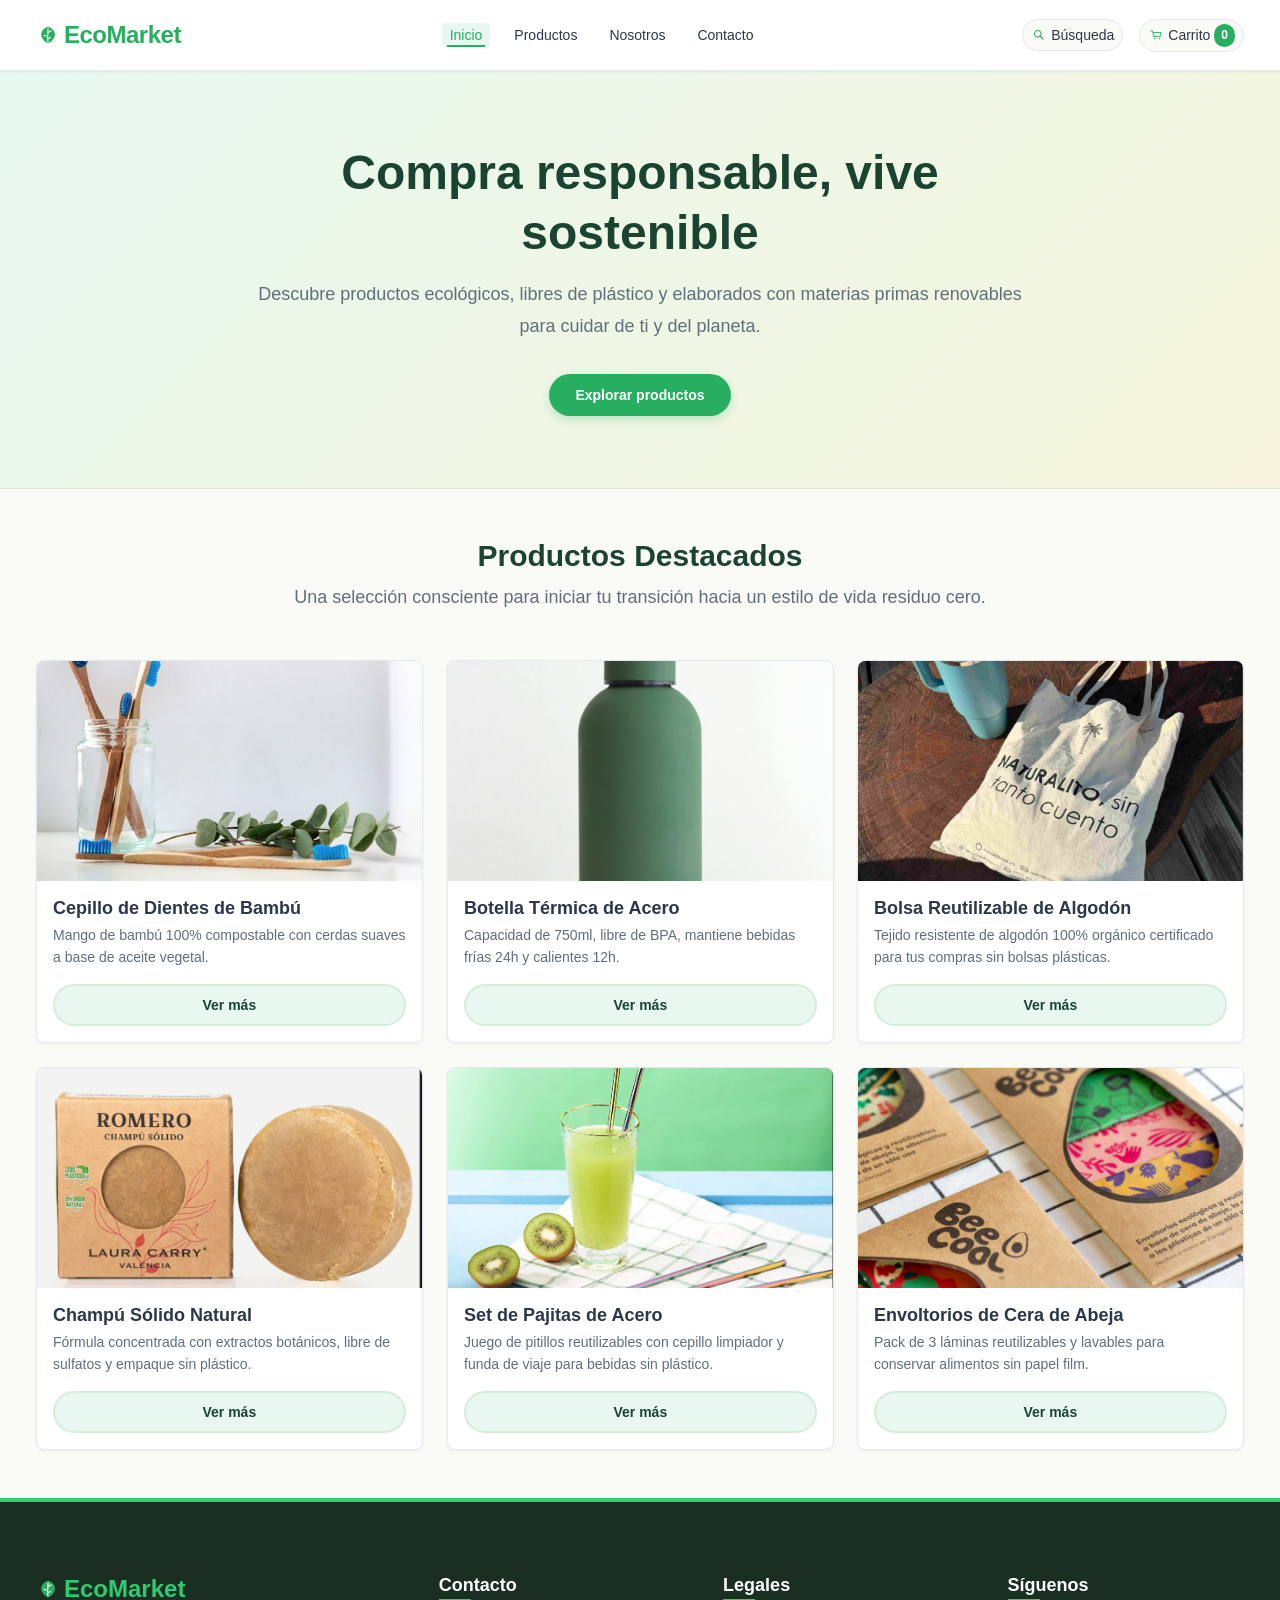
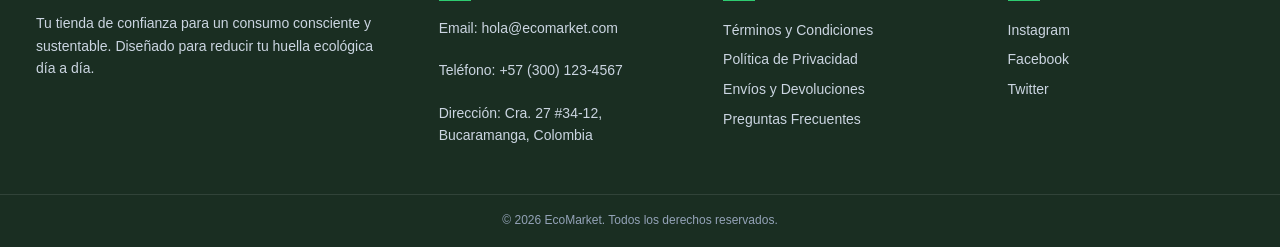
<file: index.html>
﻿<!DOCTYPE html>
<html lang="es">

<head>
  <meta charset="UTF-8">
  <meta name="viewport" content="width=device-width, initial-scale=1.0">
  <meta name="description"
    content="EcoMarket - Tienda en línea dedicada a productos ecológicos, reutilizables y sustentables. Compra responsable, vive sostenible.">
  <title>EcoMarket | Compra Responsable, Vive Sostenible</title>
  <!-- Hojas de Estilo CSS Modulares -->
  <link rel="stylesheet" href="css/main.css">
  <link rel="stylesheet" href="css/layout.css">
  <link rel="stylesheet" href="css/components.css">
  <link rel="stylesheet" href="css/animations.css">
</head>


<body>

  <!-- Encabezado Principal -->
  <header class="header">
    <div class="header-container">
      <a href="index.html" class="logo" aria-label="EcoMarket Inicio">
        <img src="img/icons/leaf.png" alt="" class="logo-icon" width="24" height="24">
        EcoMarket
      </a>

      <!-- Menú de navegación principal -->
      <nav class="nav" aria-label="Navegación principal">
        <ul class="nav-list">
          <li class="nav-item"><a href="index.html" class="nav-link" aria-current="page">Inicio</a></li>
          <li class="nav-item"><a href="views/productos.html" class="nav-link">Productos</a></li>
          <li class="nav-item"><a href="views/sobre-nosotros.html" class="nav-link">Nosotros</a></li>
          <li class="nav-item"><a href="views/contacto.html" class="nav-link">Contacto</a></li>
        </ul>
      </nav>

      <!-- Accesos directos: Búsqueda y Carrito -->
      <div class="header-actions">
        <a href="views/productos.html#buscar" class="action-link" aria-label="Buscar productos">
          <img src="img/icons/search.png" alt="" class="icon-inline" width="16" height="16"> Búsqueda
        </a>
        <a href="#carrito" class="action-link action-cart" aria-label="Ver carrito de compras">
          <img src="img/icons/cart.png" alt="" class="icon-inline" width="16" height="16"> Carrito <span class="cart-badge">0</span>
        </a>
      </div>
    </div>
  </header>

  <!-- Contenido Principal -->
  <main>

    <!-- Banner Principal (Hero) -->
    <section class="hero" aria-labelledby="hero-title">
      <div class="hero-content">
        <h1 id="hero-title" class="hero-title">Compra responsable, vive sostenible</h1>
        <p class="hero-subtitle">Descubre productos ecológicos, libres de plástico y elaborados con materias primas
          renovables para cuidar de ti y del planeta.</p>
        <a href="views/productos.html" class="btn btn-primary">Explorar productos</a>
      </div>
    </section>

    <!-- Sección Productos Destacados (Grid de 6 tarjetas) -->
    <section class="featured-products" aria-labelledby="featured-title">
      <div class="section-container">
        <header class="section-header">
          <h2 id="featured-title" class="section-title">Productos Destacados</h2>
          <p class="section-description">Una selección consciente para iniciar tu transición hacia un estilo de vida
            residuo cero.</p>
        </header>

        <div class="products-grid">
          <!-- Producto 1 -->
          <article class="product-card">
            <figure class="product-figure">
              <img src="img/products/cepillo-bambu.jpg" alt="Cepillo dental de bambú biodegradable" width="300"
                height="300" loading="lazy">
            </figure>
            <div class="product-body">
              <h3 class="product-name">Cepillo de Dientes de Bambú</h3>
              <p class="product-description">Mango de bambú 100% compostable con cerdas suaves a base de aceite vegetal.
              </p>
              <a href="views/productos.html#producto-1" class="btn btn-secondary">Ver más</a>
            </div>
          </article>

          <!-- Producto 2 -->
          <article class="product-card">
            <figure class="product-figure">
              <img src="img/products/botella-acero.jpg" alt="Botella térmica de acero inoxidable reutilizable"
                width="300" height="300" loading="lazy">
            </figure>
            <div class="product-body">
              <h3 class="product-name">Botella Térmica de Acero</h3>
              <p class="product-description">Capacidad de 750ml, libre de BPA, mantiene bebidas frías 24h y calientes
                12h.</p>
              <a href="views/productos.html#producto-2" class="btn btn-secondary">Ver más</a>
            </div>
          </article>

          <!-- Producto 3 -->
          <article class="product-card">
            <figure class="product-figure">
              <img src="img/products/bolsa-algodon.jpg" alt="Bolsa de tela de algodón orgánico para compras" width="300"
                height="300" loading="lazy">
            </figure>
            <div class="product-body">
              <h3 class="product-name">Bolsa Reutilizable de Algodón</h3>
              <p class="product-description">Tejido resistente de algodón 100% orgánico certificado para tus compras sin
                bolsas plásticas.</p>
              <a href="views/productos.html#producto-3" class="btn btn-secondary">Ver más</a>
            </div>
          </article>

          <!-- Producto 4 -->
          <article class="product-card">
            <figure class="product-figure">
              <img src="img/products/champu-solido.png" alt="Barra de champú sólido natural con ingredientes botánicos"
                width="300" height="300" loading="lazy">
            </figure>
            <div class="product-body">
              <h3 class="product-name">Champú Sólido Natural</h3>
              <p class="product-description">Fórmula concentrada con extractos botánicos, libre de sulfatos y empaque
                sin plástico.</p>
              <a href="views/productos.html#producto-4" class="btn btn-secondary">Ver más</a>
            </div>
          </article>

          <!-- Producto 5 -->
          <article class="product-card">
            <figure class="product-figure">
              <img src="img/products/pajitas-acero.png" alt="Set de pitillos de acero inoxidable con cepillo limpiador"
                width="300" height="300" loading="lazy">
            </figure>
            <div class="product-body">
              <h3 class="product-name">Set de Pajitas de Acero</h3>
              <p class="product-description">Juego de pitillos reutilizables con cepillo limpiador y funda de viaje para
                bebidas sin plástico.</p>
              <a href="views/productos.html#producto-2" class="btn btn-secondary">Ver más</a>
            </div>
          </article>

          <!-- Producto 6 -->
          <article class="product-card">
            <figure class="product-figure">
              <img src="img/products/envoltorios-cera.jpg"
                alt="Envoltorios reutilizables de cera de abejas para alimentos" width="300" height="300"
                loading="lazy">
            </figure>
            <div class="product-body">
              <h3 class="product-name">Envoltorios de Cera de Abeja</h3>
              <p class="product-description">Pack de 3 láminas reutilizables y lavables para conservar alimentos sin
                papel film.</p>
              <a href="views/productos.html#producto-6" class="btn btn-secondary">Ver más</a>
            </div>
          </article>
        </div>
      </div>
    </section>

  </main>

  <!-- Pie de Página (Footer) -->
  <footer class="footer">
    <div class="footer-container">

      <!-- Columna 1: Marca y Propósito -->
      <div class="footer-col footer-about">
        <h3 class="footer-logo"><img src="img/icons/leaf.png" alt="" class="logo-icon" width="22" height="22"> EcoMarket</h3>
        <p>Tu tienda de confianza para un consumo consciente y sustentable. Diseñado para reducir tu huella ecológica
          día a día.</p>
      </div>

      <!-- Columna 2: Información de Contacto -->
      <div class="footer-col footer-contact">
        <h4 class="footer-heading">Contacto</h4>
        <address class="contact-info">
          <p>Email: <a href="mailto:hola@ecomarket.com">hola@ecomarket.com</a></p>
          <p>Teléfono: <a href="tel:+573001234567">+57 (300) 123-4567</a></p>
          <p>Dirección: Cra. 27 #34-12, Bucaramanga, Colombia</p>
        </address>
      </div>

      <!-- Columna 3: Enlaces Legales -->
      <div class="footer-col footer-legal">
        <h4 class="footer-heading">Legales</h4>
        <ul class="footer-links">
          <li><a href="#">Términos y Condiciones</a></li>
          <li><a href="#">Política de Privacidad</a></li>
          <li><a href="#">Envíos y Devoluciones</a></li>
          <li><a href="#">Preguntas Frecuentes</a></li>
        </ul>
      </div>

      <!-- Columna 4: Redes Sociales -->
      <div class="footer-col footer-social">
        <h4 class="footer-heading">Síguenos</h4>
        <ul class="social-links">
          <li><a href="https://instagram.com" target="_blank" rel="noopener noreferrer"
              aria-label="Instagram">Instagram</a></li>
          <li><a href="https://facebook.com" target="_blank" rel="noopener noreferrer"
              aria-label="Facebook">Facebook</a></li>
          <li><a href="https://twitter.com" target="_blank" rel="noopener noreferrer" aria-label="Twitter">Twitter</a>
          </li>
        </ul>
      </div>

    </div>

    <div class="footer-bottom">
      <p>&copy; 2026 EcoMarket. Todos los derechos reservados.</p>
    </div>
  </footer>

</body>

</html>
</file>
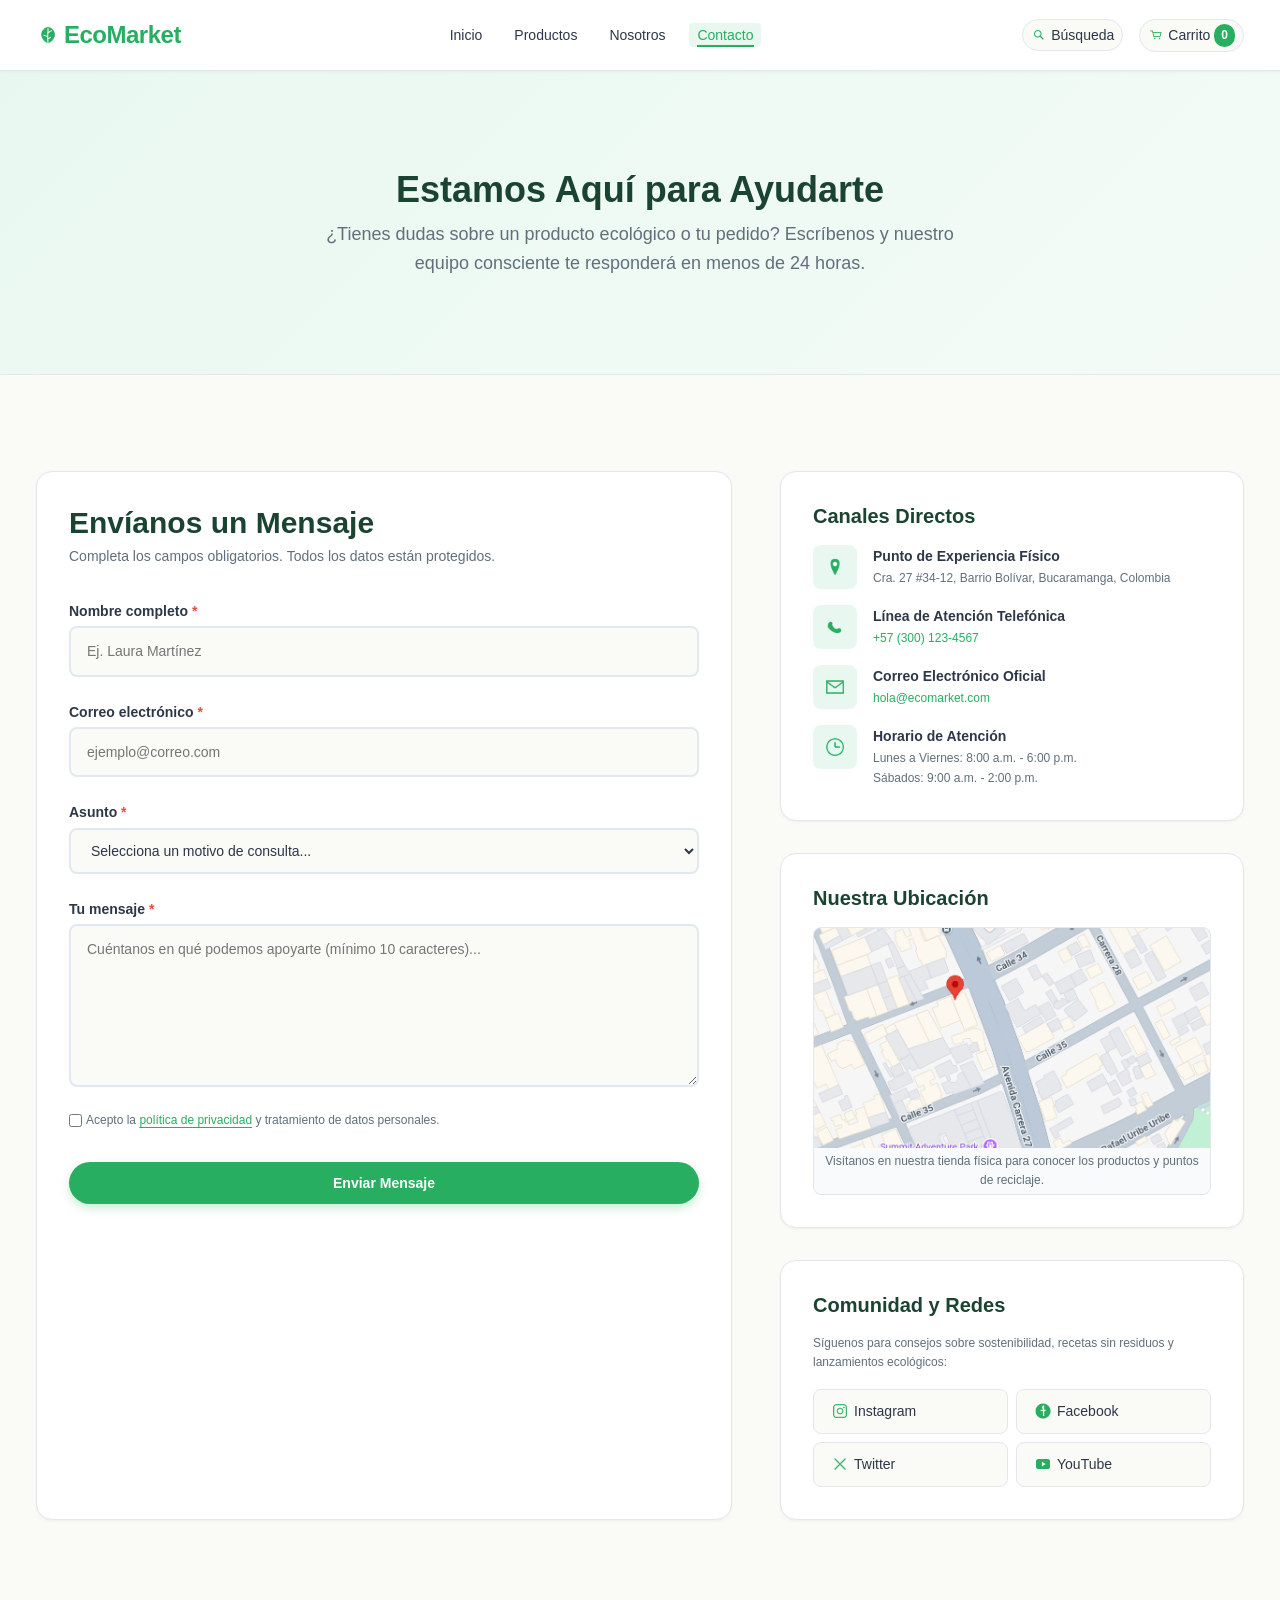
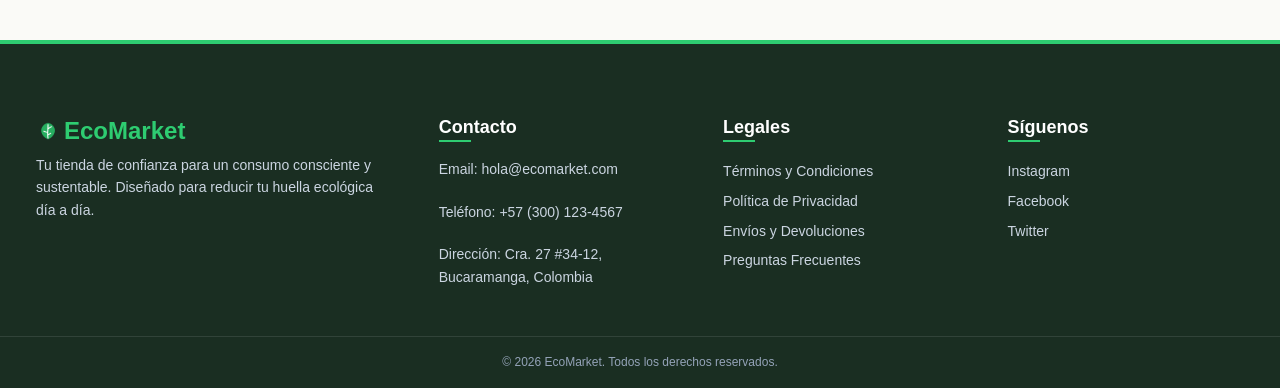
<file: views/contacto.html>
﻿<!DOCTYPE html>
<html lang="es">

<head>
  <meta charset="UTF-8">
  <meta name="viewport" content="width=device-width, initial-scale=1.0">
  <meta name="description"
    content="Ponte en contacto con EcoMarket. Envíanos tus preguntas, sugerencias o inquietudes sobre nuestros productos ecológicos y sostenibles.">
  <title>EcoMarket | Contacto y Atención al Cliente</title>
  <!-- Hojas de Estilo CSS Modulares -->
  <link rel="stylesheet" href="../css/main.css">
  <link rel="stylesheet" href="../css/layout.css">
  <link rel="stylesheet" href="../css/components.css">
  <link rel="stylesheet" href="../css/animations.css">
</head>

<body>

  <!-- Encabezado Principal -->
  <header class="header">
    <div class="header-container">
      <a href="../index.html" class="logo" aria-label="EcoMarket Inicio">
        <img src="../img/icons/leaf.png" alt="" class="logo-icon" width="24" height="24">
        EcoMarket
      </a>

      <!-- Menú de navegación principal -->
      <nav class="nav" aria-label="Navegación principal">
        <ul class="nav-list">
          <li class="nav-item"><a href="../index.html" class="nav-link">Inicio</a></li>
          <li class="nav-item"><a href="productos.html" class="nav-link">Productos</a></li>
          <li class="nav-item"><a href="sobre-nosotros.html" class="nav-link">Nosotros</a></li>
          <li class="nav-item"><a href="contacto.html" class="nav-link" aria-current="page">Contacto</a></li>
        </ul>
      </nav>

      <!-- Accesos directos -->
      <div class="header-actions">
        <a href="productos.html#buscar" class="action-link" aria-label="Buscar productos">
          <img src="../img/icons/search.png" alt="" class="icon-inline" width="16" height="16"> Búsqueda
        </a>
        <a href="#carrito" class="action-link action-cart" aria-label="Ver carrito de compras">
          <img src="../img/icons/cart.png" alt="" class="icon-inline" width="16" height="16"> Carrito <span
            class="cart-badge">0</span>
        </a>
      </div>
    </div>
  </header>

  <!-- Contenido Principal -->
  <main class="contact-main">

    <!-- Encabezado de la Página -->
    <section class="contact-hero" aria-labelledby="contact-hero-title">
      <div class="section-container">
        <h1 id="contact-hero-title" class="contact-hero-title">Estamos Aquí para Ayudarte</h1>
        <p class="contact-hero-subtitle">¿Tienes dudas sobre un producto ecológico o tu pedido? Escríbenos y nuestro
          equipo consciente te responderá en menos de 24 horas.</p>
      </div>
    </section>

    <!-- Sección de Contacto: Layout de Dos Columnas (Formulario + Información y Mapa) -->
    <section class="contact-section" aria-labelledby="form-heading">
      <div class="section-container">
        <div class="contact-grid-layout">

          <!-- Columna 1: Formulario Inteligente (Con validación HTML5 para estilos :valid/:invalid) -->
          <div class="contact-form-column">
            <header class="form-header">
              <h2 id="form-heading" class="form-title">Envíanos un Mensaje</h2>
              <p class="form-subtitle">Completa los campos obligatorios. Todos los datos están protegidos.</p>
            </header>

            <form class="contact-form" action="#" method="post" novalidate>

              <!-- Campo Nombre -->
              <div class="form-group">
                <label for="nombre" class="form-label">
                  Nombre completo <span class="required-indicator" aria-hidden="true">*</span>
                </label>
                <div class="input-container">
                  <input type="text" id="nombre" name="nombre" class="form-input" placeholder="Ej. Laura Martínez"
                    required minlength="3" pattern="[A-Za-zÁÉÍÓÚáéíóúñÑ ]{3,50}" autocomplete="name">
                  <span class="field-feedback valid-msg" aria-live="polite">✓ Nombre válido</span>
                  <span class="field-feedback invalid-msg" aria-live="polite">✕ Ingresa al menos 3 caracteres
                    alfabéticos</span>
                </div>
              </div>

              <!-- Campo Email -->
              <div class="form-group">
                <label for="email" class="form-label">
                  Correo electrónico <span class="required-indicator" aria-hidden="true">*</span>
                </label>
                <div class="input-container">
                  <input type="email" id="email" name="email" class="form-input" placeholder="ejemplo@correo.com"
                    required autocomplete="email">
                  <span class="field-feedback valid-msg" aria-live="polite">✓ Formato de email correcto</span>
                  <span class="field-feedback invalid-msg" aria-live="polite">✕ Ingresa un correo electrónico
                    válido</span>
                </div>
              </div>

              <!-- Campo Asunto -->
              <div class="form-group">
                <label for="asunto" class="form-label">
                  Asunto <span class="required-indicator" aria-hidden="true">*</span>
                </label>
                <div class="input-container">
                  <select id="asunto" name="asunto" class="form-select" required>
                    <option value="" disabled selected>Selecciona un motivo de consulta...</option>
                    <option value="pedidos">Información sobre envíos y pedidos</option>
                    <option value="productos">Dudas sobre materiales e ingredientes</option>
                    <option value="devoluciones">Garantías y devoluciones</option>
                    <option value="alianzas">Alianzas con productores y artesanos</option>
                    <option value="otro">Otro tema</option>
                  </select>
                  <span class="field-feedback valid-msg" aria-live="polite">✓ Asunto seleccionado</span>
                  <span class="field-feedback invalid-msg" aria-live="polite">✕ Por favor selecciona una opción</span>
                </div>
              </div>

              <!-- Campo Mensaje -->
              <div class="form-group">
                <label for="mensaje" class="form-label">
                  Tu mensaje <span class="required-indicator" aria-hidden="true">*</span>
                </label>
                <div class="input-container">
                  <textarea id="mensaje" name="mensaje" class="form-textarea" rows="6"
                    placeholder="Cuéntanos en qué podemos apoyarte (mínimo 10 caracteres)..." required
                    minlength="10"></textarea>
                  <span class="field-feedback valid-msg" aria-live="polite">✓ Mensaje con longitud adecuada</span>
                  <span class="field-feedback invalid-msg" aria-live="polite">✕ El mensaje debe tener al menos 10
                    caracteres</span>
                </div>
              </div>

              <!-- Checkbox Política de Privacidad -->
              <div class="form-group-checkbox">
                <label class="checkbox-label">
                  <input type="checkbox" name="terminos" id="terminos" required>
                  <span>Acepto la <a href="#" class="inline-link">política de privacidad</a> y tratamiento de datos
                    personales.</span>
                </label>
              </div>

              <!-- Botón Enviar -->
              <button type="submit" class="btn btn-primary btn-submit">
                <span>Enviar Mensaje</span>
              </button>

            </form>
          </div>

          <!-- Columna 2: Mapa Estático, Información y Redes Sociales -->
          <div class="contact-info-column">

            <!-- Tarjeta de Canales de Contacto Directo -->
            <aside class="contact-cards-wrapper">
              <h2 class="contact-info-title">Canales Directos</h2>

              <ul class="contact-methods-list">
                <li class="contact-method-item">
                  <span class="method-icon" aria-hidden="true">
                    <img src="../img/icons/pin.png" alt="" class="method-icon-img" width="24" height="24">
                  </span>
                  <div class="method-text">
                    <strong>Punto de Experiencia Físico</strong>
                    <p>Cra. 27 #34-12, Barrio Bolívar, Bucaramanga, Colombia</p>
                  </div>
                </li>
                <li class="contact-method-item">
                  <span class="method-icon" aria-hidden="true">
                    <img src="../img/icons/phone.png" alt="" class="method-icon-img" width="24" height="24">
                  </span>
                  <div class="method-text">
                    <strong>Línea de Atención Telefónica</strong>
                    <p><a href="tel:+573001234567">+57 (300) 123-4567</a></p>
                  </div>
                </li>
                <li class="contact-method-item">
                  <span class="method-icon" aria-hidden="true">
                    <img src="../img/icons/mail.png" alt="" class="method-icon-img" width="24" height="24">
                  </span>
                  <div class="method-text">
                    <strong>Correo Electrónico Oficial</strong>
                    <p><a href="mailto:hola@ecomarket.com">hola@ecomarket.com</a></p>
                  </div>
                </li>
                <li class="contact-method-item">
                  <span class="method-icon" aria-hidden="true">
                    <img src="../img/icons/clock.png" alt="" class="method-icon-img" width="24" height="24">
                  </span>
                  <div class="method-text">
                    <strong>Horario de Atención</strong>
                    <p>Lunes a Viernes: 8:00 a.m. - 6:00 p.m.<br>Sábados: 9:00 a.m. - 2:00 p.m.</p>
                  </div>
                </li>
              </ul>
            </aside>

            <!-- Mapa de Ubicación: Imagen Estática Estilizada -->
            <section class="location-map-section" aria-labelledby="map-heading">
              <h3 id="map-heading" class="map-title">Nuestra Ubicación</h3>
              <figure class="map-figure">
                <img src="../img/hero/mapa-ubicacion.png"
                  alt="Mapa estilizado mostrando la ubicación de EcoMarket en Bucaramanga" width="500" height="300"
                  loading="lazy" class="map-image">
                <figcaption class="map-caption">Visítanos en nuestra tienda física para conocer los productos y puntos
                  de reciclaje.</figcaption>
              </figure>
            </section>

            <!-- Redes Sociales con Iconos Interactivos -->
            <section class="social-contact-section" aria-labelledby="social-heading">
              <h3 id="social-heading" class="social-heading">Comunidad y Redes</h3>
              <p class="social-intro">Síguenos para consejos sobre sostenibilidad, recetas sin residuos y lanzamientos
                ecológicos:</p>

              <ul class="social-icons-list">
                <li class="social-icon-item">
                  <a href="https://instagram.com" target="_blank" rel="noopener noreferrer"
                    class="social-icon-link link-instagram" aria-label="Síguenos en Instagram">
                    <img src="../img/icons/instagram.png" alt="" class="social-icon-img" width="20" height="20">
                    <span class="social-icon-name">Instagram</span>
                  </a>
                </li>
                <li class="social-icon-item">
                  <a href="https://facebook.com" target="_blank" rel="noopener noreferrer"
                    class="social-icon-link link-facebook" aria-label="Síguenos en Facebook">
                    <img src="../img/icons/facebook.png" alt="" class="social-icon-img" width="20" height="20">
                    <span class="social-icon-name">Facebook</span>
                  </a>
                </li>
                <li class="social-icon-item">
                  <a href="https://twitter.com" target="_blank" rel="noopener noreferrer"
                    class="social-icon-link link-twitter" aria-label="Síguenos en Twitter / X">
                    <img src="../img/icons/twitter.png" alt="" class="social-icon-img" width="20" height="20">
                    <span class="social-icon-name">Twitter</span>
                  </a>
                </li>
                <li class="social-icon-item">
                  <a href="https://youtube.com" target="_blank" rel="noopener noreferrer"
                    class="social-icon-link link-youtube" aria-label="Mira nuestros videos en YouTube">
                    <img src="../img/icons/youtube.png" alt="" class="social-icon-img" width="20" height="20">
                    <span class="social-icon-name">YouTube</span>
                  </a>
                </li>
              </ul>
            </section>

          </div>

        </div>
      </div>
    </section>

  </main>

  <!-- Pie de Página (Footer) -->
  <footer class="footer">
    <div class="footer-container">

      <!-- Columna 1: Marca -->
      <div class="footer-col footer-about">
        <h3 class="footer-logo"><img src="../img/icons/leaf.png" alt="" class="logo-icon" width="22" height="22">
          EcoMarket</h3>
        <p>Tu tienda de confianza para un consumo consciente y sustentable. Diseñado para reducir tu huella ecológica
          día a día.</p>
      </div>

      <!-- Columna 2: Contacto -->
      <div class="footer-col footer-contact">
        <h4 class="footer-heading">Contacto</h4>
        <address class="contact-info">
          <p>Email: <a href="mailto:hola@ecomarket.com">hola@ecomarket.com</a></p>
          <p>Teléfono: <a href="tel:+573001234567">+57 (300) 123-4567</a></p>
          <p>Dirección: Cra. 27 #34-12, Bucaramanga, Colombia</p>
        </address>
      </div>

      <!-- Columna 3: Legales -->
      <div class="footer-col footer-legal">
        <h4 class="footer-heading">Legales</h4>
        <ul class="footer-links">
          <li><a href="#">Términos y Condiciones</a></li>
          <li><a href="#">Política de Privacidad</a></li>
          <li><a href="#">Envíos y Devoluciones</a></li>
          <li><a href="#">Preguntas Frecuentes</a></li>
        </ul>
      </div>

      <!-- Columna 4: Redes Sociales -->
      <div class="footer-col footer-social">
        <h4 class="footer-heading">Síguenos</h4>
        <ul class="social-links">
          <li><a href="https://instagram.com" target="_blank" rel="noopener noreferrer"
              aria-label="Instagram">Instagram</a></li>
          <li><a href="https://facebook.com" target="_blank" rel="noopener noreferrer"
              aria-label="Facebook">Facebook</a></li>
          <li><a href="https://twitter.com" target="_blank" rel="noopener noreferrer" aria-label="Twitter">Twitter</a>
          </li>
        </ul>
      </div>

    </div>

    <div class="footer-bottom">
      <p>&copy; 2026 EcoMarket. Todos los derechos reservados.</p>
    </div>
  </footer>

</body>

</html>
</file>
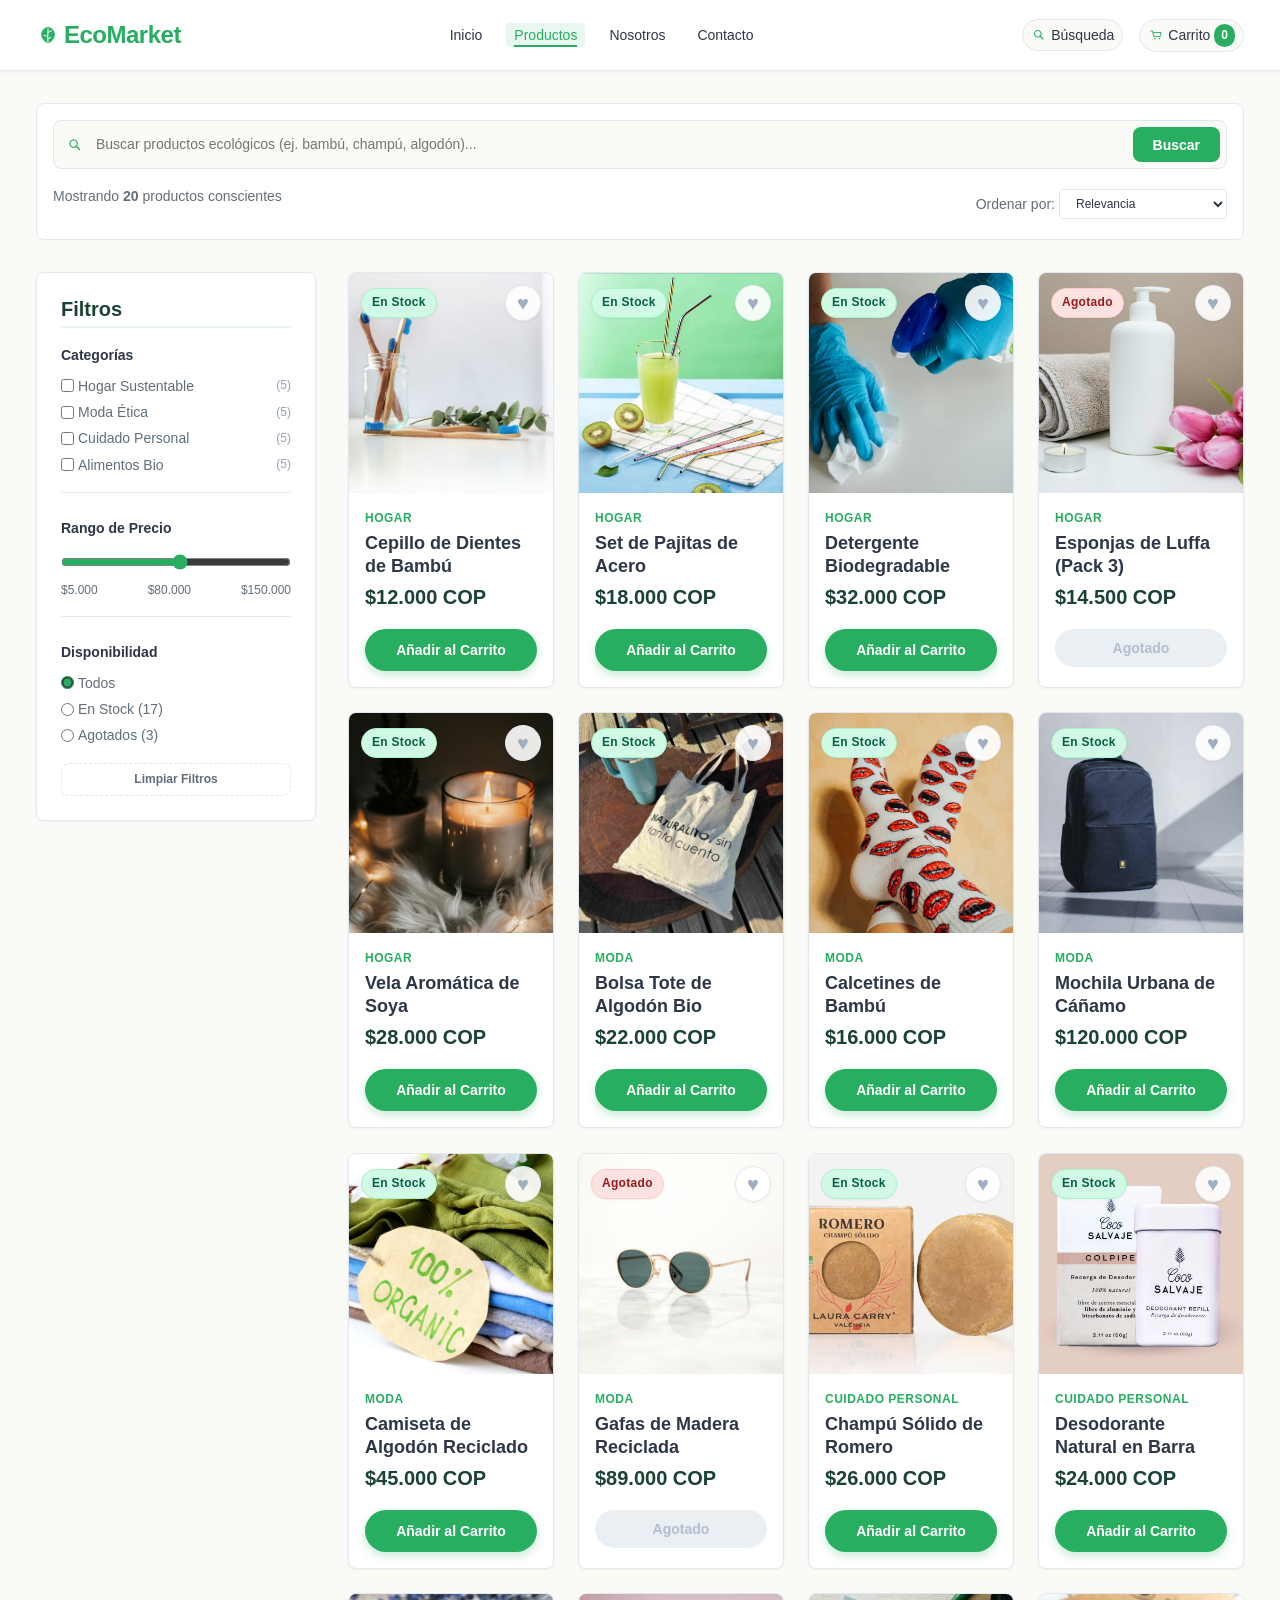
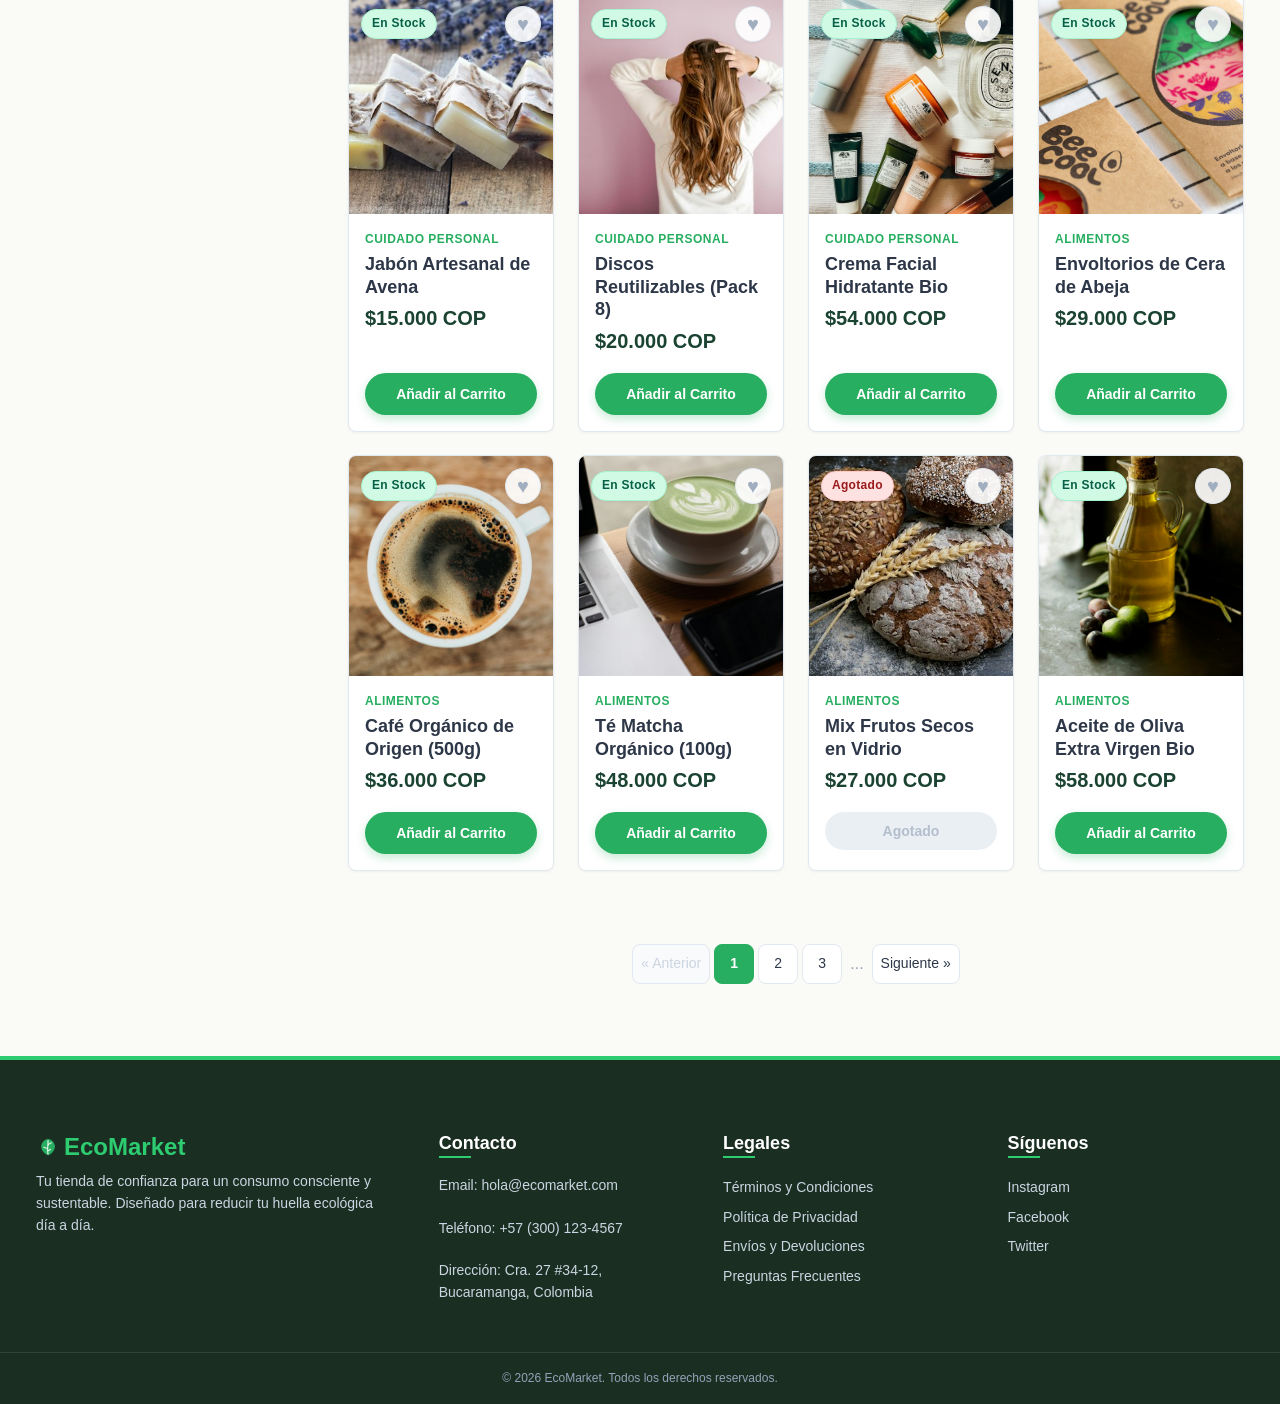
<file: views/productos.html>
﻿<!DOCTYPE html>
<html lang="es">

<head>
    <meta charset="UTF-8">
    <meta name="viewport" content="width=device-width, initial-scale=1.0">
    <meta name="description"
        content="Catálogo completo de EcoMarket - Explora más de 20 productos ecológicos, libres de plástico y sostenibles para tu hogar y bienestar.">
    <title>EcoMarket | Catálogo de Productos Sostenibles</title>
    <!-- Hojas de Estilo CSS Modulares -->
    <link rel="stylesheet" href="../css/main.css">
    <link rel="stylesheet" href="../css/layout.css">
    <link rel="stylesheet" href="../css/components.css">
    <link rel="stylesheet" href="../css/animations.css">

</head>

<body>

    <!-- Encabezado Principal -->
    <header class="header">
        <div class="header-container">
            <a href="../index.html" class="logo" aria-label="EcoMarket Inicio">
                <img src="../img/icons/leaf.png" alt="" class="logo-icon" width="24" height="24">
                EcoMarket
            </a>

            <!-- Menú de navegación principal -->
            <nav class="nav" aria-label="Navegación principal">
                <ul class="nav-list">
                    <li class="nav-item"><a href="../index.html" class="nav-link">Inicio</a></li>
                    <li class="nav-item"><a href="productos.html" class="nav-link" aria-current="page">Productos</a>
                    </li>
                    <li class="nav-item"><a href="sobre-nosotros.html" class="nav-link">Nosotros</a></li>
                    <li class="nav-item"><a href="contacto.html" class="nav-link">Contacto</a></li>
                </ul>
            </nav>

            <!-- Accesos directos -->
            <div class="header-actions">
                <a href="#buscar" class="action-link" aria-label="Ir a la barra de búsqueda">
                    <img src="../img/icons/search.png" alt="" class="icon-inline" width="16" height="16"> Búsqueda
                </a>
                <a href="#carrito" class="action-link action-cart" aria-label="Ver carrito de compras">
                    <img src="../img/icons/cart.png" alt="" class="icon-inline" width="16" height="16"> Carrito <span
                        class="cart-badge">0</span>
                </a>
            </div>
        </div>
    </header>

    <!-- Contenedor Principal de la Vista Catálogo -->
    <main class="catalog-main">
        <div class="catalog-container">

            <!-- Barra Superior: Buscador Visual Estilizado -->
            <section class="catalog-top-bar" aria-label="Barra de búsqueda y ordenamiento">
                <form class="search-form" id="buscar" role="search" action="#" method="get">
                    <label for="search-input" class="visually-hidden">Buscar en el catálogo</label>
                    <div class="search-input-wrapper">
                        <img src="../img/icons/search.png" alt="" class="search-icon-img" width="18" height="18">
                        <input type="search" id="search-input" name="q" class="search-input"
                            placeholder="Buscar productos ecológicos (ej. bambú, champú, algodón)..."
                            autocomplete="off">
                        <button type="submit" class="btn btn-search">Buscar</button>
                    </div>
                </form>

                <div class="catalog-results-info">
                    <p class="results-count">Mostrando <strong>20</strong> productos conscientes</p>
                    <div class="catalog-sort">
                        <label for="sort-select">Ordenar por:</label>
                        <select id="sort-select" name="sort" class="select-sort">
                            <option value="featured">Relevancia</option>
                            <option value="price-asc">Precio: Menor a Mayor</option>
                            <option value="price-desc">Precio: Mayor a Menor</option>
                            <option value="newest">Novedades</option>
                        </select>
                    </div>
                </div>
            </section>

            <!-- Layout de Dos Columnas: Sidebar Filtros + Grid de Productos -->
            <div class="catalog-layout">

                <!-- Sidebar de Filtros (Sticky) -->
                <aside class="catalog-sidebar" aria-labelledby="filters-title">
                    <div class="filters-sticky-wrapper">
                        <h2 id="filters-title" class="filters-heading">Filtros</h2>

                        <form class="filters-form" action="#" method="get">

                            <!-- Filtro de Categorías -->
                            <fieldset class="filter-group">
                                <legend class="filter-group-title">Categorías</legend>
                                <ul class="filter-options-list">
                                    <li>
                                        <label class="filter-checkbox-label">
                                            <input type="checkbox" name="categoria" value="hogar">
                                            <span>Hogar Sustentable</span>
                                            <span class="filter-count">(5)</span>
                                        </label>
                                    </li>
                                    <li>
                                        <label class="filter-checkbox-label">
                                            <input type="checkbox" name="categoria" value="moda">
                                            <span>Moda Ética</span>
                                            <span class="filter-count">(5)</span>
                                        </label>
                                    </li>
                                    <li>
                                        <label class="filter-checkbox-label">
                                            <input type="checkbox" name="categoria" value="cuidado-personal">
                                            <span>Cuidado Personal</span>
                                            <span class="filter-count">(5)</span>
                                        </label>
                                    </li>
                                    <li>
                                        <label class="filter-checkbox-label">
                                            <input type="checkbox" name="categoria" value="alimentos">
                                            <span>Alimentos Bio</span>
                                            <span class="filter-count">(5)</span>
                                        </label>
                                    </li>
                                </ul>
                            </fieldset>

                            <!-- Filtro de Rango de Precios -->
                            <fieldset class="filter-group">
                                <legend class="filter-group-title">Rango de Precio</legend>
                                <div class="price-range-wrapper">
                                    <label for="price-range" class="visually-hidden">Precio máximo</label>
                                    <input type="range" id="price-range" name="precio_max" min="5000" max="150000"
                                        step="5000" value="80000">
                                    <div class="price-range-labels">
                                        <span>$5.000</span>
                                        <span>$80.000</span>
                                        <span>$150.000</span>
                                    </div>
                                </div>
                            </fieldset>

                            <!-- Filtro de Disponibilidad -->
                            <fieldset class="filter-group">
                                <legend class="filter-group-title">Disponibilidad</legend>
                                <ul class="filter-options-list">
                                    <li>
                                        <label class="filter-radio-label">
                                            <input type="radio" name="disponibilidad" value="todos" checked>
                                            <span>Todos</span>
                                        </label>
                                    </li>
                                    <li>
                                        <label class="filter-radio-label">
                                            <input type="radio" name="disponibilidad" value="stock">
                                            <span>En Stock (17)</span>
                                        </label>
                                    </li>
                                    <li>
                                        <label class="filter-radio-label">
                                            <input type="radio" name="disponibilidad" value="agotado">
                                            <span>Agotados (3)</span>
                                        </label>
                                    </li>
                                </ul>
                            </fieldset>

                            <button type="reset" class="btn btn-reset-filters">Limpiar Filtros</button>
                        </form>
                    </div>
                </aside>

                <!-- Sección Principal de Productos -->
                <section class="catalog-products-section" aria-labelledby="catalog-title">
                    <h2 id="catalog-title" class="visually-hidden">Listado de Productos</h2>

                    <!-- Grid de 20 Productos -->
                    <div class="products-grid-catalog">

                        <!-- 1. Hogar -->
                        <article class="product-card" id="fav-prod-1">
                            <div class="product-badge-wrapper">
                                <span class="stock-badge in-stock">En Stock</span>
                                <input type="checkbox" id="fav-toggle-1" class="fav-toggle visually-hidden">
                                <label for="fav-toggle-1" class="btn-favorite" aria-label="Añadir a favoritos" title="Añadir a favoritos">&#9829;</label>
                            </div>
                            <figure class="product-figure">
                                <img src="../img/products/cepillo-bambu.jpg"
                                    alt="Cepillo de dientes de bambú biodegradable" width="300" height="300"
                                    loading="lazy">
                            </figure>
                            <div class="product-body">
                                <span class="product-category">Hogar</span>
                                <h3 class="product-name">Cepillo de Dientes de Bambú</h3>
                                <p class="product-price">$12.000 COP</p>
                                <a href="#detalle-1" class="btn btn-primary btn-add-cart">Añadir al Carrito</a>
                            </div>
                        </article>

                        <!-- 2. Hogar -->
                        <article class="product-card" id="fav-prod-2">
                            <div class="product-badge-wrapper">
                                <span class="stock-badge in-stock">En Stock</span>
                                <input type="checkbox" id="fav-toggle-2" class="fav-toggle visually-hidden">
                                <label for="fav-toggle-2" class="btn-favorite" aria-label="Añadir a favoritos" title="Añadir a favoritos">&#9829;</label>
                            </div>
                            <figure class="product-figure">
                                <img src="../img/products/pajitas-acero.png"
                                    alt="Set de pitillos de acero inoxidable con cepillo" width="300" height="300"
                                    loading="lazy">
                            </figure>
                            <div class="product-body">
                                <span class="product-category">Hogar</span>
                                <h3 class="product-name">Set de Pajitas de Acero</h3>
                                <p class="product-price">$18.000 COP</p>
                                <a href="#detalle-2" class="btn btn-primary btn-add-cart">Añadir al Carrito</a>
                            </div>
                        </article>

                        <!-- 3. Hogar -->
                        <article class="product-card" id="fav-prod-3">
                            <div class="product-badge-wrapper">
                                <span class="stock-badge in-stock">En Stock</span>
                                <input type="checkbox" id="fav-toggle-3" class="fav-toggle visually-hidden">
                                <label for="fav-toggle-3" class="btn-favorite" aria-label="Añadir a favoritos" title="Añadir a favoritos">&#9829;</label>
                            </div>
                            <figure class="product-figure">
                                <img src="../img/products/detergente-bio.jpg"
                                    alt="Detergente ecológico biodegradable para ropa" width="300" height="300"
                                    loading="lazy">
                            </figure>
                            <div class="product-body">
                                <span class="product-category">Hogar</span>
                                <h3 class="product-name">Detergente Biodegradable</h3>
                                <p class="product-price">$32.000 COP</p>
                                <a href="#detalle-3" class="btn btn-primary btn-add-cart">Añadir al Carrito</a>
                            </div>
                        </article>

                        <!-- 4. Hogar -->
                        <article class="product-card" id="fav-prod-4">
                            <div class="product-badge-wrapper">
                                <span class="stock-badge out-of-stock">Agotado</span>
                                <input type="checkbox" id="fav-toggle-4" class="fav-toggle visually-hidden">
                                <label for="fav-toggle-4" class="btn-favorite" aria-label="Añadir a favoritos" title="Añadir a favoritos">&#9829;</label>
                            </div>
                            <figure class="product-figure">
                                <img src="../img/products/esponja-luffa.jpg" alt="Esponjas vegetales naturales de luffa"
                                    width="300" height="300" loading="lazy">
                            </figure>
                            <div class="product-body">
                                <span class="product-category">Hogar</span>
                                <h3 class="product-name">Esponjas de Luffa (Pack 3)</h3>
                                <p class="product-price">$14.500 COP</p>
                                <button type="button" class="btn btn-disabled" disabled>Agotado</button>
                            </div>
                        </article>

                        <!-- 5. Hogar -->
                        <article class="product-card" id="fav-prod-5">
                            <div class="product-badge-wrapper">
                                <span class="stock-badge in-stock">En Stock</span>
                                <input type="checkbox" id="fav-toggle-5" class="fav-toggle visually-hidden">
                                <label for="fav-toggle-5" class="btn-favorite" aria-label="Añadir a favoritos" title="Añadir a favoritos">&#9829;</label>
                            </div>
                            <figure class="product-figure">
                                <img src="../img/products/vela-soya.jpg" alt="Vela artesanal aromática de cera de soya"
                                    width="300" height="300" loading="lazy">
                            </figure>
                            <div class="product-body">
                                <span class="product-category">Hogar</span>
                                <h3 class="product-name">Vela Aromática de Soya</h3>
                                <p class="product-price">$28.000 COP</p>
                                <a href="#detalle-5" class="btn btn-primary btn-add-cart">Añadir al Carrito</a>
                            </div>
                        </article>

                        <!-- 6. Moda -->
                        <article class="product-card" id="fav-prod-6">
                            <div class="product-badge-wrapper">
                                <span class="stock-badge in-stock">En Stock</span>
                                <input type="checkbox" id="fav-toggle-6" class="fav-toggle visually-hidden">
                                <label for="fav-toggle-6" class="btn-favorite" aria-label="Añadir a favoritos" title="Añadir a favoritos">&#9829;</label>
                            </div>
                            <figure class="product-figure">
                                <img src="../img/products/bolsa-algodon.jpg"
                                    alt="Bolsa reutilizable de algodón orgánico" width="300" height="300"
                                    loading="lazy">
                            </figure>
                            <div class="product-body">
                                <span class="product-category">Moda</span>
                                <h3 class="product-name">Bolsa Tote de Algodón Bio</h3>
                                <p class="product-price">$22.000 COP</p>
                                <a href="#detalle-6" class="btn btn-primary btn-add-cart">Añadir al Carrito</a>
                            </div>
                        </article>

                        <!-- 7. Moda -->
                        <article class="product-card" id="fav-prod-7">
                            <div class="product-badge-wrapper">
                                <span class="stock-badge in-stock">En Stock</span>
                                <input type="checkbox" id="fav-toggle-7" class="fav-toggle visually-hidden">
                                <label for="fav-toggle-7" class="btn-favorite" aria-label="Añadir a favoritos" title="Añadir a favoritos">&#9829;</label>
                            </div>
                            <figure class="product-figure">
                                <img src="../img/products/calcetines-bambu.jpg"
                                    alt="Calcetines transpirables de fibra de bambú" width="300" height="300"
                                    loading="lazy">
                            </figure>
                            <div class="product-body">
                                <span class="product-category">Moda</span>
                                <h3 class="product-name">Calcetines de Bambú</h3>
                                <p class="product-price">$16.000 COP</p>
                                <a href="#detalle-7" class="btn btn-primary btn-add-cart">Añadir al Carrito</a>
                            </div>
                        </article>

                        <!-- 8. Moda -->
                        <article class="product-card" id="fav-prod-8">
                            <div class="product-badge-wrapper">
                                <span class="stock-badge in-stock">En Stock</span>
                                <input type="checkbox" id="fav-toggle-8" class="fav-toggle visually-hidden">
                                <label for="fav-toggle-8" class="btn-favorite" aria-label="Añadir a favoritos" title="Añadir a favoritos">&#9829;</label>
                            </div>
                            <figure class="product-figure">
                                <img src="../img/products/mochila-canamo.jpg"
                                    alt="Mochila urbana sustentable confeccionada en cáñamo" width="300" height="300"
                                    loading="lazy">
                            </figure>
                            <div class="product-body">
                                <span class="product-category">Moda</span>
                                <h3 class="product-name">Mochila Urbana de Cáñamo</h3>
                                <p class="product-price">$120.000 COP</p>
                                <a href="#detalle-8" class="btn btn-primary btn-add-cart">Añadir al Carrito</a>
                            </div>
                        </article>

                        <!-- 9. Moda -->
                        <article class="product-card" id="fav-prod-9">
                            <div class="product-badge-wrapper">
                                <span class="stock-badge in-stock">En Stock</span>
                                <input type="checkbox" id="fav-toggle-9" class="fav-toggle visually-hidden">
                                <label for="fav-toggle-9" class="btn-favorite" aria-label="Añadir a favoritos" title="Añadir a favoritos">&#9829;</label>
                            </div>
                            <figure class="product-figure">
                                <img src="../img/products/camiseta-reciclada.jpg"
                                    alt="Camiseta unisex de algodón reciclado" width="300" height="300" loading="lazy">
                            </figure>
                            <div class="product-body">
                                <span class="product-category">Moda</span>
                                <h3 class="product-name">Camiseta de Algodón Reciclado</h3>
                                <p class="product-price">$45.000 COP</p>
                                <a href="#detalle-9" class="btn btn-primary btn-add-cart">Añadir al Carrito</a>
                            </div>
                        </article>

                        <!-- 10. Moda -->
                        <article class="product-card" id="fav-prod-10">
                            <div class="product-badge-wrapper">
                                <span class="stock-badge out-of-stock">Agotado</span>
                                <input type="checkbox" id="fav-toggle-10" class="fav-toggle visually-hidden">
                                <label for="fav-toggle-10" class="btn-favorite" aria-label="Añadir a favoritos" title="Añadir a favoritos">&#9829;</label>
                            </div>
                            <figure class="product-figure">
                                <img src="../img/products/gafas-madera.jpg"
                                    alt="Gafas de sol con montura de madera reciclada" width="300" height="300"
                                    loading="lazy">
                            </figure>
                            <div class="product-body">
                                <span class="product-category">Moda</span>
                                <h3 class="product-name">Gafas de Madera Reciclada</h3>
                                <p class="product-price">$89.000 COP</p>
                                <button type="button" class="btn btn-disabled" disabled>Agotado</button>
                            </div>
                        </article>

                        <!-- 11. Cuidado Personal -->
                        <article class="product-card" id="fav-prod-11">
                            <div class="product-badge-wrapper">
                                <span class="stock-badge in-stock">En Stock</span>
                                <input type="checkbox" id="fav-toggle-11" class="fav-toggle visually-hidden">
                                <label for="fav-toggle-11" class="btn-favorite" aria-label="Añadir a favoritos" title="Añadir a favoritos">&#9829;</label>
                            </div>
                            <figure class="product-figure">
                                <img src="../img/products/champu-solido.png"
                                    alt="Champú sólido ecológico de romero y menta" width="300" height="300"
                                    loading="lazy">
                            </figure>
                            <div class="product-body">
                                <span class="product-category">Cuidado Personal</span>
                                <h3 class="product-name">Champú Sólido de Romero</h3>
                                <p class="product-price">$26.000 COP</p>
                                <a href="#detalle-11" class="btn btn-primary btn-add-cart">Añadir al Carrito</a>
                            </div>
                        </article>

                        <!-- 12. Cuidado Personal -->
                        <article class="product-card" id="fav-prod-12">
                            <div class="product-badge-wrapper">
                                <span class="stock-badge in-stock">En Stock</span>
                                <input type="checkbox" id="fav-toggle-12" class="fav-toggle visually-hidden">
                                <label for="fav-toggle-12" class="btn-favorite" aria-label="Añadir a favoritos" title="Añadir a favoritos">&#9829;</label>
                            </div>
                            <figure class="product-figure">
                                <img src="../img/products/desodorante-natural.png"
                                    alt="Desodorante natural libre de aluminio en barra de cartón" width="300"
                                    height="300" loading="lazy">
                            </figure>
                            <div class="product-body">
                                <span class="product-category">Cuidado Personal</span>
                                <h3 class="product-name">Desodorante Natural en Barra</h3>
                                <p class="product-price">$24.000 COP</p>
                                <a href="#detalle-12" class="btn btn-primary btn-add-cart">Añadir al Carrito</a>
                            </div>
                        </article>

                        <!-- 13. Cuidado Personal -->
                        <article class="product-card" id="fav-prod-13">
                            <div class="product-badge-wrapper">
                                <span class="stock-badge in-stock">En Stock</span>
                                <input type="checkbox" id="fav-toggle-13" class="fav-toggle visually-hidden">
                                <label for="fav-toggle-13" class="btn-favorite" aria-label="Añadir a favoritos" title="Añadir a favoritos">&#9829;</label>
                            </div>
                            <figure class="product-figure">
                                <img src="../img/products/jabon-artesanal.jpg"
                                    alt="Jabón artesanal hidratante de avena y miel" width="300" height="300"
                                    loading="lazy">
                            </figure>
                            <div class="product-body">
                                <span class="product-category">Cuidado Personal</span>
                                <h3 class="product-name">Jabón Artesanal de Avena</h3>
                                <p class="product-price">$15.000 COP</p>
                                <a href="#detalle-13" class="btn btn-primary btn-add-cart">Añadir al Carrito</a>
                            </div>
                        </article>

                        <!-- 14. Cuidado Personal -->
                        <article class="product-card" id="fav-prod-14">
                            <div class="product-badge-wrapper">
                                <span class="stock-badge in-stock">En Stock</span>
                                <input type="checkbox" id="fav-toggle-14" class="fav-toggle visually-hidden">
                                <label for="fav-toggle-14" class="btn-favorite" aria-label="Añadir a favoritos" title="Añadir a favoritos">&#9829;</label>
                            </div>
                            <figure class="product-figure">
                                <img src="../img/products/discos-algodon.jpg"
                                    alt="Discos desmaquillantes reutilizables de algodón" width="300" height="300"
                                    loading="lazy">
                            </figure>
                            <div class="product-body">
                                <span class="product-category">Cuidado Personal</span>
                                <h3 class="product-name">Discos Reutilizables (Pack 8)</h3>
                                <p class="product-price">$20.000 COP</p>
                                <a href="#detalle-14" class="btn btn-primary btn-add-cart">Añadir al Carrito</a>
                            </div>
                        </article>

                        <!-- 15. Cuidado Personal -->
                        <article class="product-card" id="fav-prod-15">
                            <div class="product-badge-wrapper">
                                <span class="stock-badge in-stock">En Stock</span>
                                <input type="checkbox" id="fav-toggle-15" class="fav-toggle visually-hidden">
                                <label for="fav-toggle-15" class="btn-favorite" aria-label="Añadir a favoritos" title="Añadir a favoritos">&#9829;</label>
                            </div>
                            <figure class="product-figure">
                                <img src="../img/products/crema-facial.jpg"
                                    alt="Crema facial hidratante orgánica en tarro de vidrio" width="300" height="300"
                                    loading="lazy">
                            </figure>
                            <div class="product-body">
                                <span class="product-category">Cuidado Personal</span>
                                <h3 class="product-name">Crema Facial Hidratante Bio</h3>
                                <p class="product-price">$54.000 COP</p>
                                <a href="#detalle-15" class="btn btn-primary btn-add-cart">Añadir al Carrito</a>
                            </div>
                        </article>

                        <!-- 16. Alimentos -->
                        <article class="product-card" id="fav-prod-16">
                            <div class="product-badge-wrapper">
                                <span class="stock-badge in-stock">En Stock</span>
                                <input type="checkbox" id="fav-toggle-16" class="fav-toggle visually-hidden">
                                <label for="fav-toggle-16" class="btn-favorite" aria-label="Añadir a favoritos" title="Añadir a favoritos">&#9829;</label>
                            </div>
                            <figure class="product-figure">
                                <img src="../img/products/envoltorios-cera.jpg"
                                    alt="Envoltorios reutilizables de cera de abejas" width="300" height="300"
                                    loading="lazy">
                            </figure>
                            <div class="product-body">
                                <span class="product-category">Alimentos</span>
                                <h3 class="product-name">Envoltorios de Cera de Abeja</h3>
                                <p class="product-price">$29.000 COP</p>
                                <a href="#detalle-16" class="btn btn-primary btn-add-cart">Añadir al Carrito</a>
                            </div>
                        </article>

                        <!-- 17. Alimentos -->
                        <article class="product-card" id="fav-prod-17">
                            <div class="product-badge-wrapper">
                                <span class="stock-badge in-stock">En Stock</span>
                                <input type="checkbox" id="fav-toggle-17" class="fav-toggle visually-hidden">
                                <label for="fav-toggle-17" class="btn-favorite" aria-label="Añadir a favoritos" title="Añadir a favoritos">&#9829;</label>
                            </div>
                            <figure class="product-figure">
                                <img src="../img/products/cafe-organico.jpg"
                                    alt="Café molido orgánico de comercio justo" width="300" height="300"
                                    loading="lazy">
                            </figure>
                            <div class="product-body">
                                <span class="product-category">Alimentos</span>
                                <h3 class="product-name">Café Orgánico de Origen (500g)</h3>
                                <p class="product-price">$36.000 COP</p>
                                <a href="#detalle-17" class="btn btn-primary btn-add-cart">Añadir al Carrito</a>
                            </div>
                        </article>

                        <!-- 18. Alimentos -->
                        <article class="product-card" id="fav-prod-18">
                            <div class="product-badge-wrapper">
                                <span class="stock-badge in-stock">En Stock</span>
                                <input type="checkbox" id="fav-toggle-18" class="fav-toggle visually-hidden">
                                <label for="fav-toggle-18" class="btn-favorite" aria-label="Añadir a favoritos" title="Añadir a favoritos">&#9829;</label>
                            </div>
                            <figure class="product-figure">
                                <img src="../img/products/te-matcha.jpg"
                                    alt="Té matcha ceremonial ecológico de cultivo limpio" width="300" height="300"
                                    loading="lazy">
                            </figure>
                            <div class="product-body">
                                <span class="product-category">Alimentos</span>
                                <h3 class="product-name">Té Matcha Orgánico (100g)</h3>
                                <p class="product-price">$48.000 COP</p>
                                <a href="#detalle-18" class="btn btn-primary btn-add-cart">Añadir al Carrito</a>
                            </div>
                        </article>

                        <!-- 19. Alimentos -->
                        <article class="product-card" id="fav-prod-19">
                            <div class="product-badge-wrapper">
                                <span class="stock-badge out-of-stock">Agotado</span>
                                <input type="checkbox" id="fav-toggle-19" class="fav-toggle visually-hidden">
                                <label for="fav-toggle-19" class="btn-favorite" aria-label="Añadir a favoritos" title="Añadir a favoritos">&#9829;</label>
                            </div>
                            <figure class="product-figure">
                                <img src="../img/products/frutos-secos.jpg"
                                    alt="Frutos secos mixtos sin sal en frasco reutilizable de vidrio" width="300"
                                    height="300" loading="lazy">
                            </figure>
                            <div class="product-body">
                                <span class="product-category">Alimentos</span>
                                <h3 class="product-name">Mix Frutos Secos en Vidrio</h3>
                                <p class="product-price">$27.000 COP</p>
                                <button type="button" class="btn btn-disabled" disabled>Agotado</button>
                            </div>
                        </article>

                        <!-- 20. Alimentos -->
                        <article class="product-card" id="fav-prod-20">
                            <div class="product-badge-wrapper">
                                <span class="stock-badge in-stock">En Stock</span>
                                <input type="checkbox" id="fav-toggle-20" class="fav-toggle visually-hidden">
                                <label for="fav-toggle-20" class="btn-favorite" aria-label="Añadir a favoritos" title="Añadir a favoritos">&#9829;</label>
                            </div>
                            <figure class="product-figure">
                                <img src="../img/products/aceite-oliva.jpg"
                                    alt="Aceite de oliva extra virgen prensado en frío ecológico" width="300"
                                    height="300" loading="lazy">
                            </figure>
                            <div class="product-body">
                                <span class="product-category">Alimentos</span>
                                <h3 class="product-name">Aceite de Oliva Extra Virgen Bio</h3>
                                <p class="product-price">$58.000 COP</p>
                                <a href="#detalle-20" class="btn btn-primary btn-add-cart">Añadir al Carrito</a>
                            </div>
                        </article>

                    </div>

                    <!-- Paginación Visual -->
                    <nav class="pagination" aria-label="Paginación de resultados del catálogo">
                        <ul class="pagination-list">
                            <li class="pagination-item"><a href="#" class="pagination-link pagination-prev disabled"
                                    aria-disabled="true">&laquo; Anterior</a></li>
                            <li class="pagination-item"><a href="#" class="pagination-link active"
                                    aria-current="page">1</a></li>
                            <li class="pagination-item"><a href="#" class="pagination-link">2</a></li>
                            <li class="pagination-item"><a href="#" class="pagination-link">3</a></li>
                            <li class="pagination-item"><span class="pagination-ellipsis">...</span></li>
                            <li class="pagination-item"><a href="#" class="pagination-link pagination-next">Siguiente
                                    &raquo;</a></li>
                        </ul>
                    </nav>

                </section>

            </div>
        </div>
    </main>

    <!-- Pie de Página (Footer) -->
    <footer class="footer">
        <div class="footer-container">

            <!-- Columna 1: Marca -->
            <div class="footer-col footer-about">
                <h3 class="footer-logo"><img src="../img/icons/leaf.png" alt="" class="logo-icon" width="22"
                        height="22"> EcoMarket</h3>
                <p>Tu tienda de confianza para un consumo consciente y sustentable. Diseñado para reducir tu huella
                    ecológica día a día.</p>
            </div>

            <!-- Columna 2: Contacto -->
            <div class="footer-col footer-contact">
                <h4 class="footer-heading">Contacto</h4>
                <address class="contact-info">
                    <p>Email: <a href="mailto:hola@ecomarket.com">hola@ecomarket.com</a></p>
                    <p>Teléfono: <a href="tel:+573001234567">+57 (300) 123-4567</a></p>
                    <p>Dirección: Cra. 27 #34-12, Bucaramanga, Colombia</p>
                </address>
            </div>

            <!-- Columna 3: Legales -->
            <div class="footer-col footer-legal">
                <h4 class="footer-heading">Legales</h4>
                <ul class="footer-links">
                    <li><a href="#">Términos y Condiciones</a></li>
                    <li><a href="#">Política de Privacidad</a></li>
                    <li><a href="#">Envíos y Devoluciones</a></li>
                    <li><a href="#">Preguntas Frecuentes</a></li>
                </ul>
            </div>

            <!-- Columna 4: Redes Sociales -->
            <div class="footer-col footer-social">
                <h4 class="footer-heading">Síguenos</h4>
                <ul class="social-links">
                    <li><a href="https://instagram.com" target="_blank" rel="noopener noreferrer"
                            aria-label="Instagram">Instagram</a></li>
                    <li><a href="https://facebook.com" target="_blank" rel="noopener noreferrer"
                            aria-label="Facebook">Facebook</a></li>
                    <li><a href="https://twitter.com" target="_blank" rel="noopener noreferrer"
                            aria-label="Twitter">Twitter</a></li>
                </ul>
            </div>

        </div>

        <div class="footer-bottom">
          <p>&copy; 2026 EcoMarket. Todos los derechos reservados.</p>
        </div>
    </footer>

</body>

</html>
</file>
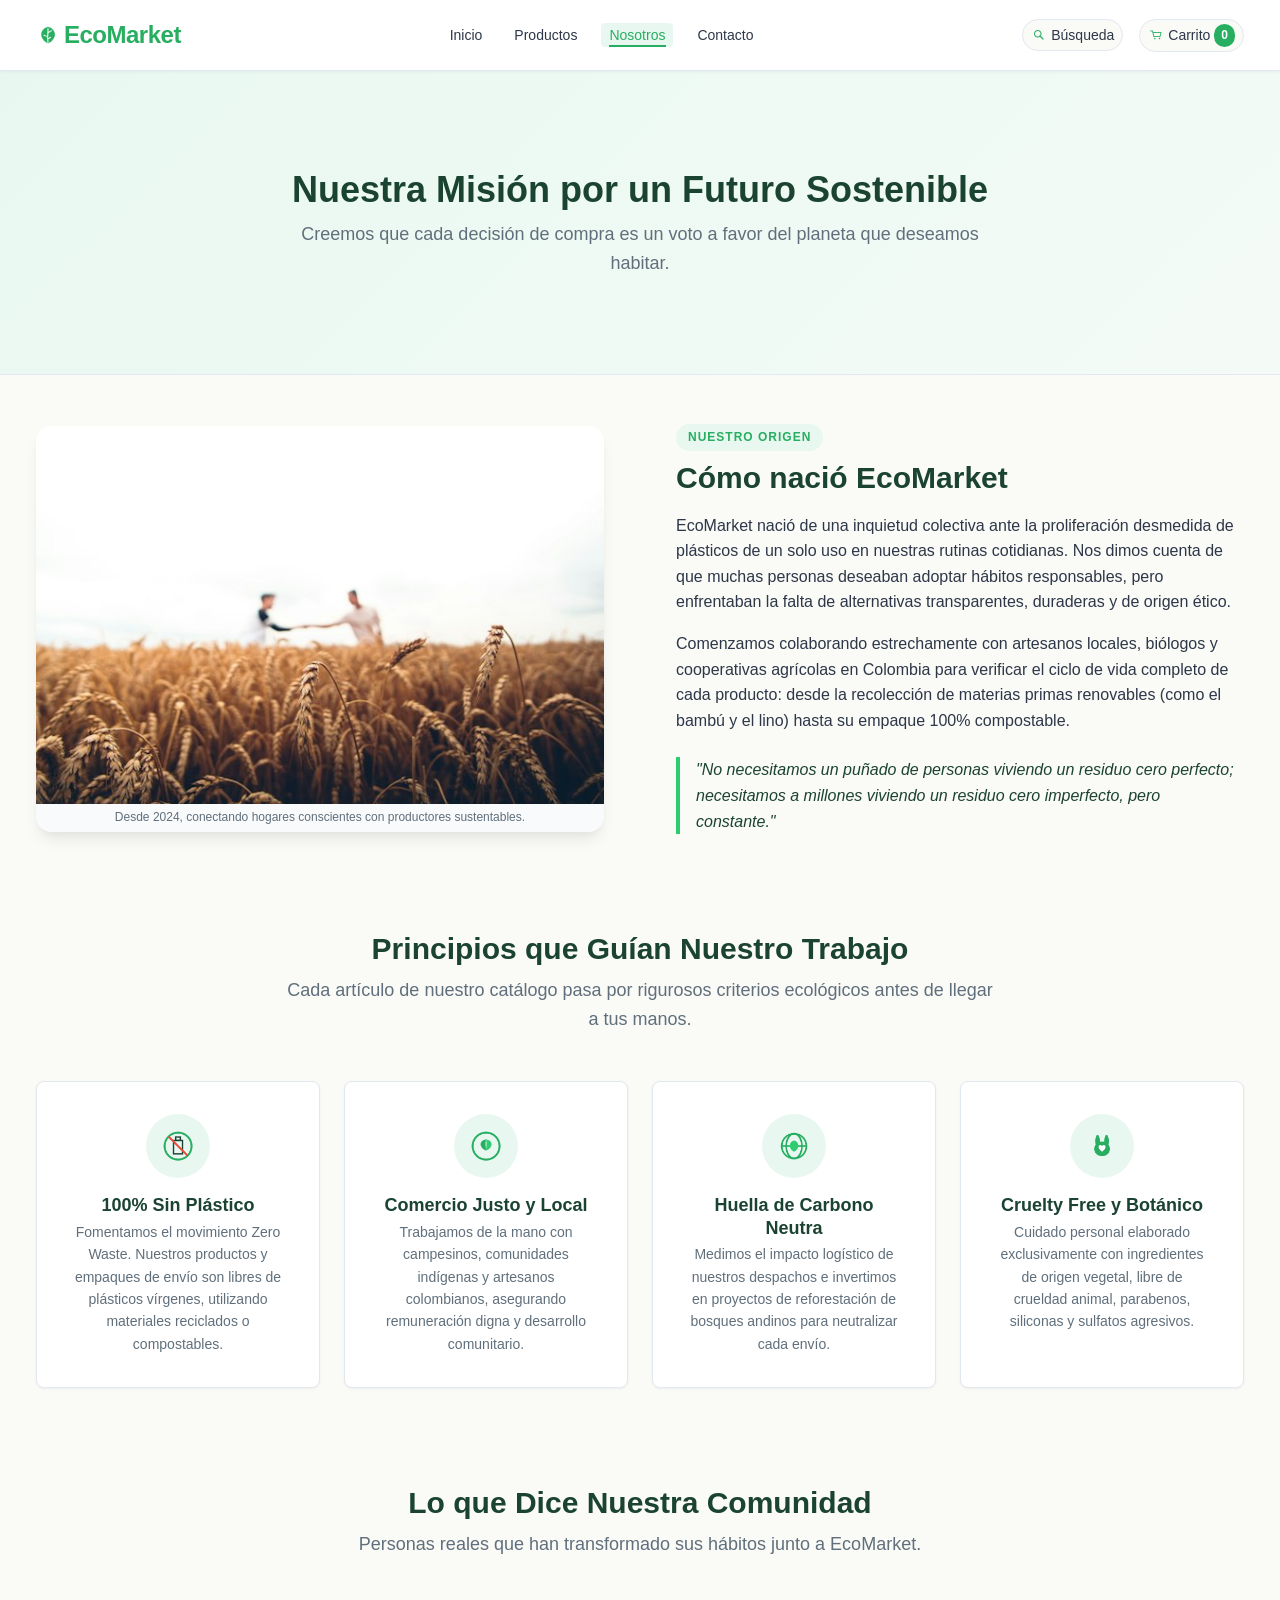
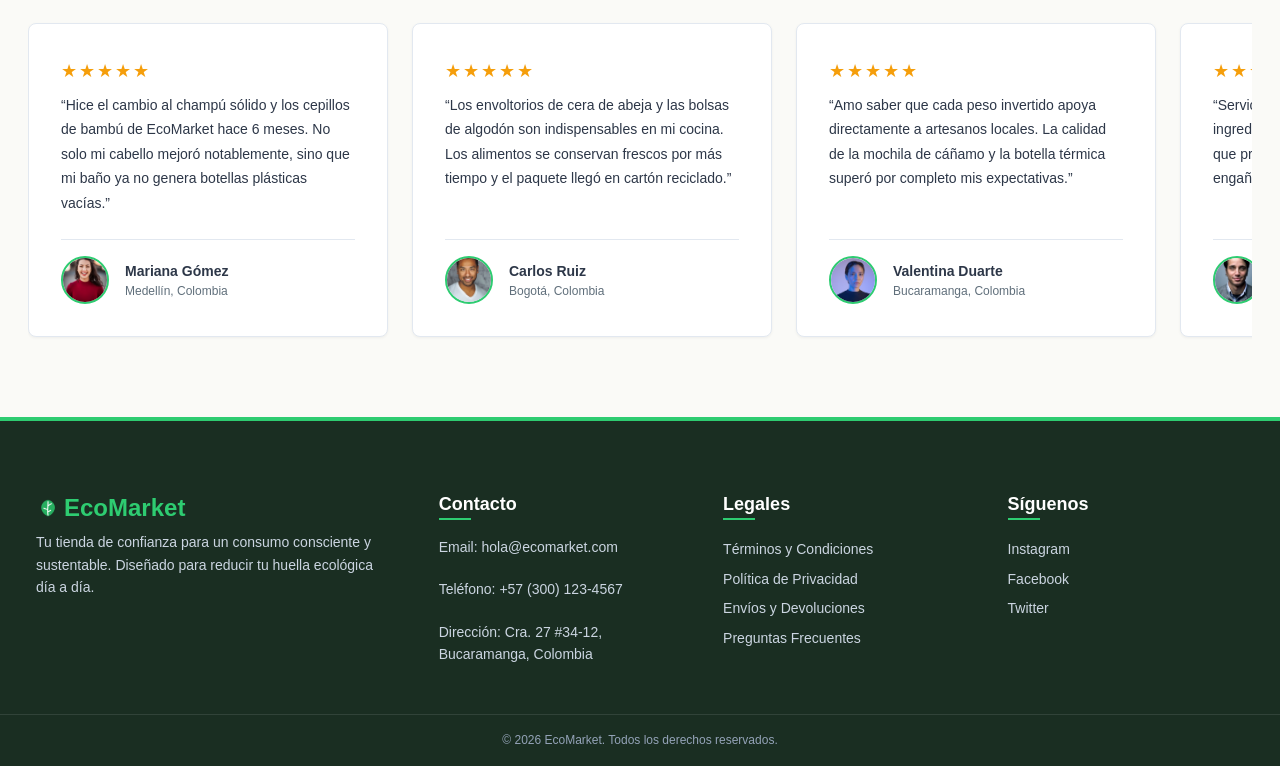
<file: views/sobre-nosotros.html>
﻿<!DOCTYPE html>
<html lang="es">

<head>
  <meta charset="UTF-8">
  <meta name="viewport" content="width=device-width, initial-scale=1.0">
  <meta name="description"
    content="Conoce la historia, misión y principios ecológicos de EcoMarket. Descubre por qué promovemos un consumo ético y libre de plásticos.">
  <title>EcoMarket | Sobre Nosotros y Nuestra Misión</title>
  <!-- Hojas de Estilo CSS Modulares -->
  <link rel="stylesheet" href="../css/main.css">
  <link rel="stylesheet" href="../css/layout.css">
  <link rel="stylesheet" href="../css/components.css">
  <link rel="stylesheet" href="../css/animations.css">
</head>

<body>

  <!-- Encabezado Principal -->
  <header class="header">
    <div class="header-container">
      <a href="../index.html" class="logo" aria-label="EcoMarket Inicio">
        <img src="../img/icons/leaf.png" alt="" class="logo-icon" width="24" height="24">
        EcoMarket
      </a>

      <!-- Menú de navegación principal -->
      <nav class="nav" aria-label="Navegación principal">
        <ul class="nav-list">
          <li class="nav-item"><a href="../index.html" class="nav-link">Inicio</a></li>
          <li class="nav-item"><a href="productos.html" class="nav-link">Productos</a></li>
          <li class="nav-item"><a href="sobre-nosotros.html" class="nav-link" aria-current="page">Nosotros</a></li>
          <li class="nav-item"><a href="contacto.html" class="nav-link">Contacto</a></li>
        </ul>
      </nav>

      <!-- Accesos directos -->
      <div class="header-actions">
        <a href="productos.html#buscar" class="action-link" aria-label="Buscar productos">
          <img src="../img/icons/search.png" alt="" class="icon-inline" width="16" height="16"> Búsqueda
        </a>
        <a href="#carrito" class="action-link action-cart" aria-label="Ver carrito de compras">
          <img src="../img/icons/cart.png" alt="" class="icon-inline" width="16" height="16"> Carrito <span class="cart-badge">0</span>
        </a>
      </div>
    </div>
  </header>

  <!-- Contenido Principal -->
  <main class="about-main">

    <!-- Encabezado de la Página (Hero de Sección) -->
    <section class="about-hero" aria-labelledby="about-hero-title">
      <div class="section-container">
        <h1 id="about-hero-title" class="about-hero-title">Nuestra Misión por un Futuro Sostenible</h1>
        <p class="about-hero-subtitle">Creemos que cada decisión de compra es un voto a favor del planeta que deseamos
          habitar.</p>
      </div>
    </section>

    <!-- Sección 1: Historia de la Marca (Layout preparado para Flexbox) -->
    <section class="about-story" aria-labelledby="story-title">
      <div class="section-container">
        <div class="story-flex">

          <figure class="story-figure">
            <img src="../img/hero/historia-origen.jpg" alt="Fundadores de EcoMarket trabajando en huerto comunitario"
              width="550" height="380" loading="lazy">
            <figcaption class="story-caption">Desde 2024, conectando hogares conscientes con productores sustentables.
            </figcaption>
          </figure>

          <div class="story-content">
            <span class="story-badge">Nuestro Origen</span>
            <h2 id="story-title" class="story-heading">Cómo nació EcoMarket</h2>
            <p>EcoMarket nació de una inquietud colectiva ante la proliferación desmedida de plásticos de un solo uso en
              nuestras rutinas cotidianas. Nos dimos cuenta de que muchas personas deseaban adoptar hábitos
              responsables, pero enfrentaban la falta de alternativas transparentes, duraderas y de origen ético.</p>
            <p>Comenzamos colaborando estrechamente con artesanos locales, biólogos y cooperativas agrícolas en Colombia
              para verificar el ciclo de vida completo de cada producto: desde la recolección de materias primas
              renovables (como el bambú y el lino) hasta su empaque 100% compostable.</p>
            <p class="story-quote">"No necesitamos un puñado de personas viviendo un residuo cero perfecto; necesitamos
              a millones viviendo un residuo cero imperfecto, pero constante."</p>
          </div>

        </div>
      </div>
    </section>

    <!-- Sección 2: Principios Ecológicos (Iconos y Descripciones) -->
    <section class="about-principles" aria-labelledby="principles-title">
      <div class="section-container">

        <header class="section-header">
          <h2 id="principles-title" class="section-title">Principios que Guían Nuestro Trabajo</h2>
          <p class="section-description">Cada artículo de nuestro catálogo pasa por rigurosos criterios ecológicos antes
            de llegar a tus manos.</p>
        </header>

        <div class="principles-grid">

          <!-- Principio 1 -->
          <article class="principle-card">
            <div class="principle-icon-wrapper" aria-hidden="true">
              <img src="../img/icons/plastic-free.png" alt="" class="principle-icon-img" width="36" height="36">
            </div>
            <h3 class="principle-name">100% Sin Plástico</h3>
            <p class="principle-desc">Fomentamos el movimiento Zero Waste. Nuestros productos y empaques de envío son
              libres de plásticos vírgenes, utilizando materiales reciclados o compostables.</p>
          </article>

          <!-- Principio 2 -->
          <article class="principle-card">
            <div class="principle-icon-wrapper" aria-hidden="true">
              <img src="../img/icons/fair-trade.png" alt="" class="principle-icon-img" width="36" height="36">
            </div>
            <h3 class="principle-name">Comercio Justo y Local</h3>
            <p class="principle-desc">Trabajamos de la mano con campesinos, comunidades indígenas y artesanos
              colombianos, asegurando remuneración digna y desarrollo comunitario.</p>
          </article>

          <!-- Principio 3 -->
          <article class="principle-card">
            <div class="principle-icon-wrapper" aria-hidden="true">
              <img src="../img/icons/carbon-neutral.png" alt="" class="principle-icon-img" width="36" height="36">
            </div>
            <h3 class="principle-name">Huella de Carbono Neutra</h3>
            <p class="principle-desc">Medimos el impacto logístico de nuestros despachos e invertimos en proyectos de
              reforestación de bosques andinos para neutralizar cada envío.</p>
          </article>

          <!-- Principio 4 -->
          <article class="principle-card">
            <div class="principle-icon-wrapper" aria-hidden="true">
              <img src="../img/icons/cruelty-free.png" alt="" class="principle-icon-img" width="36" height="36">
            </div>
            <h3 class="principle-name">Cruelty Free y Botánico</h3>
            <p class="principle-desc">Cuidado personal elaborado exclusivamente con ingredientes de origen vegetal,
              libre de crueldad animal, parabenos, siliconas y sulfatos agresivos.</p>
          </article>

        </div>
      </div>
    </section>

    <!-- Sección 3: Testimonios (Carrusel CSS de Clientes Satisfechos) -->
    <section class="about-testimonials" aria-labelledby="testimonials-title">
      <div class="section-container">

        <header class="section-header">
          <h2 id="testimonials-title" class="section-title">Lo que Dice Nuestra Comunidad</h2>
          <p class="section-description">Personas reales que han transformado sus hábitos junto a EcoMarket.</p>
        </header>

        <!-- Contenedor del Carrusel CSS (apto para scroll-snap y efectos hover) -->
        <div class="testimonials-carousel-wrapper">
          <div class="testimonials-track">

            <!-- Testimonio 1 -->
            <article class="testimonial-card">
              <div class="testimonial-rating" aria-label="Calificación: 5 de 5 estrellas">
                <span class="stars" aria-hidden="true">★★★★★</span>
              </div>
              <blockquote class="testimonial-quote">
                <p>“Hice el cambio al champú sólido y los cepillos de bambú de EcoMarket hace 6 meses. No solo mi
                  cabello mejoró notablemente, sino que mi baño ya no genera botellas plásticas vacías.”</p>
              </blockquote>
              <footer class="testimonial-author">
                <figure class="author-avatar">
                  <img src="../img/hero/cliente-1.jpg" alt="Foto de Mariana Gómez" width="60" height="60"
                    loading="lazy">
                </figure>
                <div class="author-info">
                  <cite class="author-name">Mariana Gómez</cite>
                  <span class="author-location">Medellín, Colombia</span>
                </div>
              </footer>
            </article>

            <!-- Testimonio 2 -->
            <article class="testimonial-card">
              <div class="testimonial-rating" aria-label="Calificación: 5 de 5 estrellas">
                <span class="stars" aria-hidden="true">★★★★★</span>
              </div>
              <blockquote class="testimonial-quote">
                <p>“Los envoltorios de cera de abeja y las bolsas de algodón son indispensables en mi cocina. Los
                  alimentos se conservan frescos por más tiempo y el paquete llegó en cartón reciclado.”</p>
              </blockquote>
              <footer class="testimonial-author">
                <figure class="author-avatar">
                  <img src="../img/hero/cliente-2.jpg" alt="Foto de Carlos Ruiz" width="60" height="60" loading="lazy">
                </figure>
                <div class="author-info">
                  <cite class="author-name">Carlos Ruiz</cite>
                  <span class="author-location">Bogotá, Colombia</span>
                </div>
              </footer>
            </article>

            <!-- Testimonio 3 -->
            <article class="testimonial-card">
              <div class="testimonial-rating" aria-label="Calificación: 5 de 5 estrellas">
                <span class="stars" aria-hidden="true">★★★★★</span>
              </div>
              <blockquote class="testimonial-quote">
                <p>“Amo saber que cada peso invertido apoya directamente a artesanos locales. La calidad de la mochila
                  de cáñamo y la botella térmica superó por completo mis expectativas.”</p>
              </blockquote>
              <footer class="testimonial-author">
                <figure class="author-avatar">
                  <img src="../img/hero/cliente-3.jpg" alt="Foto de Valentina Duarte" width="60" height="60"
                    loading="lazy">
                </figure>
                <div class="author-info">
                  <cite class="author-name">Valentina Duarte</cite>
                  <span class="author-location">Bucaramanga, Colombia</span>
                </div>
              </footer>
            </article>

            <!-- Testimonio 4 -->
            <article class="testimonial-card">
              <div class="testimonial-rating" aria-label="Calificación: 5 de 5 estrellas">
                <span class="stars" aria-hidden="true">★★★★★</span>
              </div>
              <blockquote class="testimonial-quote">
                <p>“Servicio impecable y transparencia total en los ingredientes. Por fin una tienda que practica lo que
                  predica, sin greenwashing ni empaques engañosos.”</p>
              </blockquote>
              <footer class="testimonial-author">
                <figure class="author-avatar">
                  <img src="../img/hero/cliente-4.jpg" alt="Foto de Alejandro Morales" width="60" height="60"
                    loading="lazy">
                </figure>
                <div class="author-info">
                  <cite class="author-name">Alejandro Morales</cite>
                  <span class="author-location">Cali, Colombia</span>
                </div>
              </footer>
            </article>

          </div>
        </div>

      </div>
    </section>

  </main>

  <!-- Pie de Página (Footer) -->
  <footer class="footer">
    <div class="footer-container">

      <!-- Columna 1: Marca -->
      <div class="footer-col footer-about">
        <h3 class="footer-logo"><img src="../img/icons/leaf.png" alt="" class="logo-icon" width="22" height="22"> EcoMarket</h3>
        <p>Tu tienda de confianza para un consumo consciente y sustentable. Diseñado para reducir tu huella ecológica
          día a día.</p>
      </div>

      <!-- Columna 2: Contacto -->
      <div class="footer-col footer-contact">
        <h4 class="footer-heading">Contacto</h4>
        <address class="contact-info">
          <p>Email: <a href="mailto:hola@ecomarket.com">hola@ecomarket.com</a></p>
          <p>Teléfono: <a href="tel:+573001234567">+57 (300) 123-4567</a></p>
          <p>Dirección: Cra. 27 #34-12, Bucaramanga, Colombia</p>
        </address>
      </div>

      <!-- Columna 3: Legales -->
      <div class="footer-col footer-legal">
        <h4 class="footer-heading">Legales</h4>
        <ul class="footer-links">
          <li><a href="#">Términos y Condiciones</a></li>
          <li><a href="#">Política de Privacidad</a></li>
          <li><a href="#">Envíos y Devoluciones</a></li>
          <li><a href="#">Preguntas Frecuentes</a></li>
        </ul>
      </div>

      <!-- Columna 4: Redes Sociales -->
      <div class="footer-col footer-social">
        <h4 class="footer-heading">Síguenos</h4>
        <ul class="social-links">
          <li><a href="https://instagram.com" target="_blank" rel="noopener noreferrer"
              aria-label="Instagram">Instagram</a></li>
          <li><a href="https://facebook.com" target="_blank" rel="noopener noreferrer"
              aria-label="Facebook">Facebook</a></li>
          <li><a href="https://twitter.com" target="_blank" rel="noopener noreferrer" aria-label="Twitter">Twitter</a>
          </li>
        </ul>
      </div>

    </div>

    <div class="footer-bottom">
      <p>&copy; 2026 EcoMarket. Todos los derechos reservados.</p>
    </div>
  </footer>

</body>

</html>
</file>
<file: css/main.css>
/* ==========================================================================
   EcoMarket - main.css
   Variables de diseño (Design Tokens), Reset CSS y Tipografía Base
   Enfoque: Mobile First | Cero JavaScript
   ========================================================================== */

/* --------------------------------------------------------------------------
   1. VARIABLES CSS (DESIGN TOKENS)
   -------------------------------------------------------------------------- */
:root {
  /* Paleta de Colores Sostenibles y Naturales */
  --color-primary: #2ecc71;          /* Verde fresco principal */
  --color-primary-dark: #27ae60;     /* Verde bosque profundo */
  --color-primary-darker: #1b4332;   /* Verde oscuro para contrastes */
  --color-primary-light: #e8f8f0;    /* Verde muy suave para fondos */
  --color-primary-subtle: #d4edda;   /* Verde sutil para badges/estados */

  --color-earth-beige: #f5f5dc;      /* Beige / Tono tierra cálido */
  --color-earth-sand: #e6dfd3;       /* Arena suave para bordes y fondos */
  --color-earth-brown: #8d6e63;      /* Tierra café para acentos secundarios */

  /* Neutrales */
  --color-text-main: #2d3748;        /* Carbón oscuro para lectura accesible */
  --color-text-muted: #606f7b;       /* Gris medio para descripciones */
  --color-bg-body: #fafaf7;          /* Blanco cálido orgánico */
  --color-bg-surface: #ffffff;       /* Blanco puro para tarjetas y cajas */
  --color-border: #e2e8f0;           /* Bordes suaves */

  /* Estados de Interacción y Alertas */
  --color-success: #27ae60;
  --color-success-bg: #d4edda;
  --color-danger: #e74c3c;
  --color-danger-bg: #fde8e8;
  --color-warning: #f39c12;
  --color-warning-bg: #fef5e7;

  /* Tipografía */
  --font-family-base: -apple-system, BlinkMacSystemFont, "Segoe UI", Roboto, "Helvetica Neue", Arial, sans-serif;
  --font-family-heading: -apple-system, BlinkMacSystemFont, "Segoe UI", Roboto, "Helvetica Neue", Arial, sans-serif;

  --font-size-xs: 0.75rem;    /* 12px */
  --font-size-sm: 0.875rem;   /* 14px */
  --font-size-base: 1rem;     /* 16px */
  --font-size-md: 1.125rem;   /* 18px */
  --font-size-lg: 1.25rem;    /* 20px */
  --font-size-xl: 1.5rem;     /* 24px */
  --font-size-2xl: 1.875rem;  /* 30px */
  --font-size-3xl: 2.25rem;   /* 36px */
  --font-size-4xl: 3rem;      /* 48px */

  --font-weight-regular: 400;
  --font-weight-medium: 500;
  --font-weight-semibold: 600;
  --font-weight-bold: 700;

  --line-height-tight: 1.25;
  --line-height-base: 1.6;
  --line-height-relaxed: 1.75;

  /* Espaciados */
  --spacing-xs: 0.25rem;  /* 4px */
  --spacing-sm: 0.5rem;   /* 8px */
  --spacing-md: 1rem;     /* 16px */
  --spacing-lg: 1.5rem;   /* 24px */
  --spacing-xl: 2rem;     /* 32px */
  --spacing-2xl: 3rem;    /* 48px */
  --spacing-3xl: 4.5rem;  /* 72px */

  /* Sombras y Bordes */
  --radius-sm: 4px;
  --radius-md: 8px;
  --radius-lg: 16px;
  --radius-full: 9999px;

  --shadow-sm: 0 1px 3px rgba(0, 0, 0, 0.05);
  --shadow-md: 0 4px 6px -1px rgba(0, 0, 0, 0.08), 0 2px 4px -1px rgba(0, 0, 0, 0.04);
  --shadow-lg: 0 10px 15px -3px rgba(0, 0, 0, 0.08), 0 4px 6px -2px rgba(0, 0, 0, 0.03);
  --shadow-hover: 0 16px 24px -4px rgba(46, 204, 113, 0.2);

  /* Transiciones Base */
  --transition-fast: 0.2s ease;
  --transition-base: 0.3s ease;
  --transition-smooth: 0.4s cubic-bezier(0.16, 1, 0.3, 1);
}

/* --------------------------------------------------------------------------
   2. RESET CSS Y CONFIGURACIÓN BASE
   -------------------------------------------------------------------------- */
*,
*::before,
*::after {
  box-sizing: border-box;
  margin: 0;
  padding: 0;
}

html {
  font-size: 100%;
  scroll-behavior: smooth;
  -webkit-text-size-adjust: 100%;
}

body {
  min-height: 100vh;
  font-family: var(--font-family-base);
  font-size: var(--font-size-base);
  line-height: var(--line-height-base);
  color: var(--color-text-main);
  background-color: var(--color-bg-body);
  display: flex;
  flex-direction: column;
}

main {
  flex: 1 0 auto;
}

/* Elementos multimedia responsivos */
img,
picture,
video,
canvas,
svg {
  display: block;
  max-width: 100%;
  height: auto;
}

/* Tipografía de Encabezados */
h1, h2, h3, h4, h5, h6 {
  font-family: var(--font-family-heading);
  color: var(--color-primary-darker);
  line-height: var(--line-height-tight);
  font-weight: var(--font-weight-bold);
}

h1 { font-size: var(--font-size-3xl); }
h2 { font-size: var(--font-size-2xl); }
h3 { font-size: var(--font-size-xl); }
h4 { font-size: var(--font-size-lg); }

p {
  margin-bottom: var(--spacing-md);
}

p:last-child {
  margin-bottom: 0;
}

/* Enlaces y Listas */
a {
  color: var(--color-primary-dark);
  text-decoration: none;
  transition: color var(--transition-fast);
}

a:hover,
a:focus-visible {
  color: var(--color-primary);
}

ul, ol {
  list-style: none;
}

button,
input,
select,
textarea {
  font: inherit;
  color: inherit;
}

/* --------------------------------------------------------------------------
   3. UTILIDADES GENERALES Y ACCESIBILIDAD
   -------------------------------------------------------------------------- */
.visually-hidden {
  position: absolute !important;
  width: 1px !important;
  height: 1px !important;
  padding: 0 !important;
  margin: -1px !important;
  overflow: hidden !important;
  clip: rect(0, 0, 0, 0) !important;
  white-space: nowrap !important;
  border: 0 !important;
}

.text-center {
  text-align: center;
}

.inline-link {
  text-decoration: underline;
  text-underline-offset: 3px;
}
</file>
<file: css/layout.css>
/* ==========================================================================
   EcoMarket - layout.css
   Sistemas de Grid, Layouts Flexbox, Header, Footer y Envoltorios
   Enfoque: Mobile First | Responsividad pura
   ========================================================================== */

/* --------------------------------------------------------------------------
   1. CONTENEDORES Y ESTRUCTURA GENERAL
   -------------------------------------------------------------------------- */
.container,
.section-container,
.header-container,
.footer-container,
.catalog-container {
  width: 100%;
  max-width: 1240px;
  margin-left: auto;
  margin-right: auto;
  padding-left: var(--spacing-md);
  padding-right: var(--spacing-md);
}

.section-container {
  padding-top: var(--spacing-2xl);
  padding-bottom: var(--spacing-2xl);
}

.section-header {
  text-align: center;
  max-width: 720px;
  margin: 0 auto var(--spacing-2xl) auto;
}

.section-title {
  margin-bottom: var(--spacing-sm);
  color: var(--color-primary-darker);
}

.section-description {
  color: var(--color-text-muted);
  font-size: var(--font-size-md);
}

/* --------------------------------------------------------------------------
   2. ENCABEZADO (HEADER) Y NAVEGACIÓN
   -------------------------------------------------------------------------- */
.header {
  background-color: var(--color-bg-surface);
  border-bottom: 1px solid var(--color-border);
  position: sticky;
  top: 0;
  z-index: 1000;
  box-shadow: var(--shadow-sm);
}

.header-container {
  display: flex;
  flex-direction: column;
  align-items: center;
  padding-top: var(--spacing-md);
  padding-bottom: var(--spacing-md);
  gap: var(--spacing-md);
}

.logo {
  font-size: var(--font-size-xl);
  font-weight: var(--font-weight-bold);
  color: var(--color-primary-dark);
  letter-spacing: -0.5px;
  display: flex;
  align-items: center;
  gap: var(--spacing-xs);
}

.logo-icon {
  width: 24px;
  height: 24px;
  object-fit: contain;
}

.icon-inline {
  width: 16px;
  height: 16px;
  object-fit: contain;
  vertical-align: middle;
}

.search-icon-img {
  width: 18px;
  height: 18px;
  object-fit: contain;
  margin-right: var(--spacing-xs);
}

.method-icon-img {
  width: 24px;
  height: 24px;
  object-fit: contain;
}

.social-icon-img {
  width: 20px;
  height: 20px;
  object-fit: contain;
}

.principle-icon-img {
  width: 36px;
  height: 36px;
  object-fit: contain;
}

.nav {
  width: 100%;
}

.nav-list {
  display: flex;
  justify-content: center;
  align-items: center;
  flex-wrap: wrap;
  gap: var(--spacing-sm) var(--spacing-md);
}

.nav-link {
  font-weight: var(--font-weight-medium);
  font-size: var(--font-size-sm);
  color: var(--color-text-main);
  padding: var(--spacing-xs) var(--spacing-sm);
  border-radius: var(--radius-sm);
  transition: all var(--transition-fast);
}

.nav-link:hover,
.nav-link:focus-visible,
.nav-link[aria-current="page"] {
  color: var(--color-primary-dark);
  background-color: var(--color-primary-light);
}

.header-actions {
  display: flex;
  align-items: center;
  gap: var(--spacing-md);
}

.action-link {
  display: inline-flex;
  align-items: center;
  gap: var(--spacing-xs);
  font-size: var(--font-size-sm);
  font-weight: var(--font-weight-medium);
  color: var(--color-text-main);
  padding: var(--spacing-xs) var(--spacing-sm);
  border-radius: var(--radius-full);
  background-color: var(--color-bg-body);
  border: 1px solid var(--color-border);
  transition: all var(--transition-fast);
}

.action-link:hover {
  background-color: var(--color-primary-light);
  border-color: var(--color-primary);
  color: var(--color-primary-darker);
}

.cart-badge {
  background-color: var(--color-primary-dark);
  color: #ffffff;
  font-size: var(--font-size-xs);
  font-weight: var(--font-weight-bold);
  padding: 2px 7px;
  border-radius: var(--radius-full);
}

/* --------------------------------------------------------------------------
   3. BANNER HERO (HOME Y SECCIONES)
   -------------------------------------------------------------------------- */
.hero {
  background: linear-gradient(135deg, var(--color-primary-light) 0%, var(--color-earth-beige) 100%);
  padding: var(--spacing-3xl) var(--spacing-md);
  text-align: center;
  border-bottom: 1px solid var(--color-earth-sand);
}

.hero-content {
  max-width: 800px;
  margin: 0 auto;
}

.hero-title {
  font-size: var(--font-size-3xl);
  color: var(--color-primary-darker);
  margin-bottom: var(--spacing-md);
}

.hero-subtitle {
  font-size: var(--font-size-md);
  color: var(--color-text-muted);
  margin-bottom: var(--spacing-xl);
  line-height: var(--line-height-relaxed);
}

.about-hero,
.contact-hero {
  background: linear-gradient(135deg, var(--color-primary-light) 0%, #f4fbf7 100%);
  padding: var(--spacing-2xl) var(--spacing-md);
  text-align: center;
  border-bottom: 1px solid var(--color-border);
}

.about-hero-title,
.contact-hero-title {
  margin-bottom: var(--spacing-sm);
}

.about-hero-subtitle,
.contact-hero-subtitle {
  color: var(--color-text-muted);
  max-width: 680px;
  margin: 0 auto;
  font-size: var(--font-size-md);
}

/* --------------------------------------------------------------------------
   4. SISTEMAS DE GRID: PRODUCTOS (MOBILE FIRST)
   -------------------------------------------------------------------------- */
/* Grid de 6 productos en Home */
.products-grid {
  display: grid;
  grid-template-columns: 1fr;
  gap: var(--spacing-lg);
}

/* Grid de 20 productos en Catálogo: 1 col (Móvil) -> 2 cols (Tablet) -> 4 cols (Desktop) */
.products-grid-catalog {
  display: grid;
  grid-template-columns: 1fr;
  gap: var(--spacing-lg);
}

/* Layout General del Catálogo (Sidebar + Grid) */
.catalog-main {
  padding-top: var(--spacing-xl);
  padding-bottom: var(--spacing-3xl);
}

.catalog-layout {
  display: flex;
  flex-direction: column;
  gap: var(--spacing-xl);
  margin-top: var(--spacing-xl);
}

.catalog-sidebar {
  width: 100%;
}

.catalog-products-section {
  flex: 1;
}

/* Barra superior de catálogo */
.catalog-top-bar {
  display: flex;
  flex-direction: column;
  gap: var(--spacing-md);
  padding: var(--spacing-md);
  background-color: var(--color-bg-surface);
  border: 1px solid var(--color-border);
  border-radius: var(--radius-md);
}

.catalog-results-info {
  display: flex;
  flex-direction: column;
  gap: var(--spacing-sm);
  font-size: var(--font-size-sm);
  color: var(--color-text-muted);
}

.catalog-sort {
  display: flex;
  align-items: center;
  gap: var(--spacing-xs);
}

/* --------------------------------------------------------------------------
   5. LAYOUT SOBRE NOSOTROS (FLEXBOX Y GRIDS)
   -------------------------------------------------------------------------- */
.story-flex {
  display: flex;
  flex-direction: column;
  gap: var(--spacing-xl);
  align-items: center;
}

.story-figure,
.story-content {
  width: 100%;
}

.principles-grid {
  display: grid;
  grid-template-columns: 1fr;
  gap: var(--spacing-lg);
}

.testimonials-track {
  display: grid;
  grid-template-columns: 1fr;
  gap: var(--spacing-lg);
}

/* --------------------------------------------------------------------------
   6. LAYOUT CONTACTO (GRID DE 2 COLUMNAS)
   -------------------------------------------------------------------------- */
.contact-section {
  padding-top: var(--spacing-2xl);
  padding-bottom: var(--spacing-3xl);
}

.contact-grid-layout {
  display: grid;
  grid-template-columns: 1fr;
  gap: var(--spacing-2xl);
}

.contact-info-column {
  display: flex;
  flex-direction: column;
  gap: var(--spacing-xl);
}

/* --------------------------------------------------------------------------
   7. PIE DE PÁGINA (FOOTER)
   -------------------------------------------------------------------------- */
.footer {
  background-color: #1a2e22; /* Verde bosque ultra profundo */
  color: #e2e8f0;
  border-top: 4px solid var(--color-primary);
  margin-top: auto;
}

.footer-container {
  display: grid;
  grid-template-columns: 1fr;
  gap: var(--spacing-2xl);
  padding-top: var(--spacing-3xl);
  padding-bottom: var(--spacing-2xl);
}

.footer-logo {
  color: var(--color-primary);
  font-size: var(--font-size-xl);
  margin-bottom: var(--spacing-sm);
  display: inline-flex;
  align-items: center;
  gap: var(--spacing-xs);
}

.footer-about p {
  color: #cbd5e1;
  font-size: var(--font-size-sm);
}

.footer-heading {
  color: #ffffff;
  font-size: var(--font-size-md);
  margin-bottom: var(--spacing-md);
  position: relative;
  padding-bottom: var(--spacing-xs);
}

.footer-heading::after {
  content: "";
  position: absolute;
  bottom: 0;
  left: 0;
  width: 32px;
  height: 2px;
  background-color: var(--color-primary);
}

.contact-info {
  font-style: normal;
  font-size: var(--font-size-sm);
  color: #cbd5e1;
  display: flex;
  flex-direction: column;
  gap: var(--spacing-xs);
}

.contact-info a {
  color: #cbd5e1;
}

.contact-info a:hover {
  color: var(--color-primary);
}

.footer-links,
.social-links {
  display: flex;
  flex-direction: column;
  gap: var(--spacing-xs);
}

.footer-links a,
.social-links a {
  color: #cbd5e1;
  font-size: var(--font-size-sm);
  transition: color var(--transition-fast), transform var(--transition-fast);
}

.footer-links a:hover,
.social-links a:hover {
  color: var(--color-primary);
}

.footer-bottom {
  border-top: 1px solid rgba(255, 255, 255, 0.1);
  padding: var(--spacing-md) var(--spacing-md);
  text-align: center;
  font-size: var(--font-size-xs);
  color: #94a3b8;
}

/* --------------------------------------------------------------------------
   8. MEDIA QUERIES: TABLET (min-width: 640px / 768px)
   -------------------------------------------------------------------------- */
@media (min-width: 640px) {
  /* Grids a 2 columnas */
  .products-grid {
    grid-template-columns: repeat(2, 1fr);
  }

  .products-grid-catalog {
    grid-template-columns: repeat(2, 1fr);
  }

  .principles-grid {
    grid-template-columns: repeat(2, 1fr);
  }

  .testimonials-track {
    grid-template-columns: repeat(2, 1fr);
  }

  .footer-container {
    grid-template-columns: repeat(2, 1fr);
  }

  .catalog-results-info {
    flex-direction: row;
    justify-content: space-between;
    align-items: center;
  }
}

@media (min-width: 768px) {
  .header-container {
    flex-direction: row;
    justify-content: space-between;
    padding-top: var(--spacing-md);
    padding-bottom: var(--spacing-md);
  }

  .nav {
    width: auto;
  }

  .hero-title {
    font-size: var(--font-size-4xl);
  }
}

/* --------------------------------------------------------------------------
   9. MEDIA QUERIES: DESKTOP (min-width: 1024px)
   -------------------------------------------------------------------------- */
@media (min-width: 1024px) {
  /* Grid de Home a 3 columnas */
  .products-grid {
    grid-template-columns: repeat(3, 1fr);
  }

  /* Grid de Catálogo: 4 columnas en Desktop (Requerimiento) */
  .products-grid-catalog {
    grid-template-columns: repeat(4, 1fr);
  }

  /* Catálogo con Sidebar Sticky a la izquierda */
  .catalog-layout {
    flex-direction: row;
    align-items: flex-start;
  }

  .catalog-sidebar {
    width: 280px;
    flex-shrink: 0;
  }

  /* Comportamiento Sticky para el sidebar de filtros */
  .filters-sticky-wrapper {
    position: sticky;
    top: 90px;
  }

  /* Flexbox Sobre Nosotros: 2 columnas alineadas */
  .story-flex {
    flex-direction: row;
    gap: var(--spacing-3xl);
  }

  .story-figure,
  .story-content {
    flex: 1;
  }

  /* Principios a 4 columnas */
  .principles-grid {
    grid-template-columns: repeat(4, 1fr);
  }

  /* Grid de Contacto a 2 columnas (Formulario + Información/Mapa) */
  .contact-grid-layout {
    grid-template-columns: 1.2fr 0.8fr;
  }

  /* Footer a 4 columnas */
  .footer-container {
    grid-template-columns: 1.5fr 1fr 1fr 1fr;
  }
}
</file>
<file: css/components.css>
/* ==========================================================================
   EcoMarket - components.css
   Estilos de Componentes: Botones, Tarjetas, Filtros, Formularios y Paginación
   Enfoque: Mobile First | Cero JavaScript
   ========================================================================== */

/* --------------------------------------------------------------------------
   1. BOTONES Y ACCIONES (.btn)
   -------------------------------------------------------------------------- */
.btn {
  display: inline-flex;
  align-items: center;
  justify-content: center;
  padding: 0.75rem 1.5rem;
  font-size: var(--font-size-sm);
  font-weight: var(--font-weight-semibold);
  line-height: 1;
  text-align: center;
  border-radius: var(--radius-full);
  border: 2px solid transparent;
  cursor: pointer;
  transition: all var(--transition-base);
  text-decoration: none;
}

.btn-primary {
  background-color: var(--color-primary-dark);
  color: #ffffff;
  box-shadow: 0 4px 10px rgba(39, 174, 96, 0.25);
}

.btn-primary:hover,
.btn-primary:focus-visible {
  background-color: var(--color-primary);
  color: #ffffff;
  transform: translateY(-2px);
  box-shadow: 0 6px 14px rgba(46, 204, 113, 0.35);
}

.btn-primary:active {
  transform: translateY(0);
}

.btn-secondary {
  background-color: var(--color-primary-light);
  color: var(--color-primary-darker);
  border-color: var(--color-primary-subtle);
}

.btn-secondary:hover,
.btn-secondary:focus-visible {
  background-color: var(--color-primary-dark);
  color: #ffffff;
  border-color: var(--color-primary-dark);
}

.btn-search {
  padding: 0.65rem 1.25rem;
  background-color: var(--color-primary-dark);
  color: #ffffff;
  border-radius: var(--radius-md);
  border: none;
  cursor: pointer;
}

.btn-search:hover {
  background-color: var(--color-primary);
}

.btn-disabled {
  background-color: #e2e8f0;
  color: #94a3b8;
  cursor: not-allowed;
  border: none;
  opacity: 0.7;
}

.btn-reset-filters {
  width: 100%;
  padding: 0.6rem 1rem;
  background-color: transparent;
  border: 1px dashed var(--color-border);
  color: var(--color-text-muted);
  font-size: var(--font-size-xs);
  font-weight: var(--font-weight-semibold);
  border-radius: var(--radius-md);
  cursor: pointer;
  margin-top: var(--spacing-md);
  transition: all var(--transition-fast);
}

.btn-reset-filters:hover {
  background-color: #fee2e2;
  border-color: var(--color-danger);
  color: var(--color-danger);
}

/* Botón de Favoritos (CSS :active / :target) */
.btn-favorite {
  display: inline-flex;
  align-items: center;
  justify-content: center;
  width: 36px;
  height: 36px;
  border-radius: var(--radius-full);
  background-color: rgba(255, 255, 255, 0.9);
  color: #a0aec0;
  font-size: 1.25rem;
  border: 1px solid var(--color-border);
  box-shadow: var(--shadow-sm);
  cursor: pointer;
  text-decoration: none;
  transition: all var(--transition-fast);
  user-select: none;
  line-height: 1;
}

.btn-favorite:hover {
  color: #e53e3e;
  transform: scale(1.15);
  background-color: #ffffff;
}

/* Activación por :active */
.btn-favorite:active {
  color: #e53e3e;
  background-color: #ffe3e3;
  transform: scale(0.95);
}

/* Activación múltiple persistente e independiente mediante checkbox puro CSS (:checked) */
.fav-toggle:checked + .btn-favorite {
  color: #ffffff;
  background-color: #e53e3e;
  border-color: #e53e3e;
  box-shadow: 0 4px 12px rgba(229, 62, 62, 0.35);
}

/* Activación por :target en el producto */
.product-card:target .btn-favorite {
  color: #ffffff;
  background-color: #e53e3e;
  border-color: #e53e3e;
}

/* --------------------------------------------------------------------------
   2. TARJETAS DE PRODUCTO (.product-card)
   -------------------------------------------------------------------------- */
.product-card {
  background-color: var(--color-bg-surface);
  border: 1px solid var(--color-border);
  border-radius: var(--radius-md);
  overflow: hidden;
  display: flex;
  flex-direction: column;
  box-shadow: var(--shadow-sm);
  position: relative;
  transition: transform var(--transition-smooth), box-shadow var(--transition-smooth), border-color var(--transition-smooth);
}

.product-badge-wrapper {
  position: absolute;
  top: 12px;
  left: 12px;
  right: 12px;
  display: flex;
  justify-content: space-between;
  align-items: center;
  z-index: 2;
  pointer-events: none;
}

.product-badge-wrapper > * {
  pointer-events: auto;
}

.stock-badge {
  font-size: var(--font-size-xs);
  font-weight: var(--font-weight-bold);
  padding: 4px 10px;
  border-radius: var(--radius-full);
  letter-spacing: 0.3px;
  box-shadow: var(--shadow-sm);
}

.stock-badge.in-stock {
  background-color: #d1fae5;
  color: #065f46;
  border: 1px solid #a7f3d0;
}

.stock-badge.out-of-stock {
  background-color: #fee2e2;
  color: #991b1b;
  border: 1px solid #fecaca;
}

.product-figure {
  width: 100%;
  height: 220px;
  overflow: hidden;
  background-color: #f1f5f9;
  display: flex;
  align-items: center;
  justify-content: center;
}

.product-figure img {
  width: 100%;
  height: 100%;
  object-fit: cover;
  transition: transform var(--transition-smooth);
}

.product-body {
  padding: var(--spacing-md);
  display: flex;
  flex-direction: column;
  flex-grow: 1;
}

.product-category {
  font-size: var(--font-size-xs);
  text-transform: uppercase;
  letter-spacing: 0.5px;
  font-weight: var(--font-weight-semibold);
  color: var(--color-primary-dark);
  margin-bottom: var(--spacing-xs);
}

.product-name {
  font-size: var(--font-size-md);
  color: var(--color-text-main);
  margin-bottom: var(--spacing-xs);
  font-weight: var(--font-weight-bold);
}

.product-description {
  font-size: var(--font-size-sm);
  color: var(--color-text-muted);
  margin-bottom: var(--spacing-md);
  flex-grow: 1;
}

.product-price {
  font-size: var(--font-size-lg);
  font-weight: var(--font-weight-bold);
  color: var(--color-primary-darker);
  margin-bottom: var(--spacing-md);
}

.btn-add-cart {
  width: 100%;
  margin-top: auto;
}

/* --------------------------------------------------------------------------
   3. BUSCADOR Y SIDEBAR DE FILTROS STICKY
   -------------------------------------------------------------------------- */
.search-form {
  width: 100%;
}

.search-input-wrapper {
  display: flex;
  align-items: center;
  background-color: var(--color-bg-body);
  border: 1px solid var(--color-border);
  border-radius: var(--radius-md);
  padding: 4px 6px 4px 12px;
  transition: border-color var(--transition-fast), box-shadow var(--transition-fast);
}

.search-input-wrapper:focus-within {
  border-color: var(--color-primary);
  box-shadow: 0 0 0 3px rgba(46, 204, 113, 0.15);
  background-color: #ffffff;
}

.search-icon {
  margin-right: var(--spacing-xs);
  opacity: 0.6;
}

.search-input {
  border: none;
  outline: none;
  background: transparent;
  flex: 1;
  padding: 0.5rem;
  font-size: var(--font-size-sm);
  color: var(--color-text-main);
}

.select-sort {
  padding: 0.35rem 0.75rem;
  border-radius: var(--radius-sm);
  border: 1px solid var(--color-border);
  background-color: var(--color-bg-surface);
  color: var(--color-text-main);
  font-size: var(--font-size-xs);
  font-weight: var(--font-weight-medium);
  cursor: pointer;
  outline: none;
}

.select-sort:focus {
  border-color: var(--color-primary);
}

/* Sidebar de Filtros */
.filters-sticky-wrapper {
  background-color: var(--color-bg-surface);
  border: 1px solid var(--color-border);
  border-radius: var(--radius-md);
  padding: var(--spacing-lg);
  box-shadow: var(--shadow-sm);
}

.filters-heading {
  font-size: var(--font-size-lg);
  color: var(--color-primary-darker);
  margin-bottom: var(--spacing-md);
  padding-bottom: var(--spacing-xs);
  border-bottom: 2px solid var(--color-primary-light);
}

.filter-group {
  border: none;
  margin-bottom: var(--spacing-lg);
  padding-bottom: var(--spacing-md);
  border-bottom: 1px solid var(--color-border);
}

.filter-group:last-of-type {
  border-bottom: none;
  margin-bottom: 0;
  padding-bottom: 0;
}

.filter-group-title {
  font-size: var(--font-size-sm);
  font-weight: var(--font-weight-bold);
  color: var(--color-text-main);
  margin-bottom: var(--spacing-sm);
}

.filter-options-list {
  display: flex;
  flex-direction: column;
  gap: var(--spacing-xs);
}

.filter-checkbox-label,
.filter-radio-label {
  display: flex;
  align-items: center;
  gap: var(--spacing-xs);
  font-size: var(--font-size-sm);
  color: var(--color-text-muted);
  cursor: pointer;
  transition: color var(--transition-fast);
}

.filter-checkbox-label:hover,
.filter-radio-label:hover {
  color: var(--color-primary-darker);
}

.filter-checkbox-label input,
.filter-radio-label input {
  accent-color: var(--color-primary-dark);
  cursor: pointer;
}

.filter-count {
  margin-left: auto;
  font-size: var(--font-size-xs);
  color: #94a3b8;
}

/* Control deslizante de rango */
.price-range-wrapper {
  padding-top: var(--spacing-xs);
}

.price-range-wrapper input[type="range"] {
  width: 100%;
  accent-color: var(--color-primary-dark);
  cursor: pointer;
}

.price-range-labels {
  display: flex;
  justify-content: space-between;
  font-size: var(--font-size-xs);
  color: var(--color-text-muted);
  margin-top: var(--spacing-xs);
}

/* --------------------------------------------------------------------------
   4. PAGINACIÓN VISUAL
   -------------------------------------------------------------------------- */
.pagination {
  margin-top: var(--spacing-3xl);
  display: flex;
  justify-content: center;
}

.pagination-list {
  display: flex;
  align-items: center;
  gap: var(--spacing-xs);
}

.pagination-link {
  display: inline-flex;
  align-items: center;
  justify-content: center;
  min-width: 40px;
  height: 40px;
  padding: 0 0.5rem;
  border-radius: var(--radius-md);
  border: 1px solid var(--color-border);
  background-color: var(--color-bg-surface);
  color: var(--color-text-main);
  font-size: var(--font-size-sm);
  font-weight: var(--font-weight-medium);
  transition: all var(--transition-fast);
}

.pagination-link:hover:not(.disabled) {
  background-color: var(--color-primary-light);
  border-color: var(--color-primary);
  color: var(--color-primary-darker);
}

.pagination-link.active {
  background-color: var(--color-primary-dark);
  border-color: var(--color-primary-dark);
  color: #ffffff;
  font-weight: var(--font-weight-bold);
}

.pagination-link.disabled {
  color: #cbd5e1;
  background-color: #f8fafc;
  cursor: not-allowed;
  border-color: var(--color-border);
}

.pagination-ellipsis {
  padding: 0 var(--spacing-xs);
  color: #94a3b8;
}

/* --------------------------------------------------------------------------
   5. COMPONENTES SOBRE NOSOTROS (HISTORIA, PRINCIPIOS, TESTIMONIOS)
   -------------------------------------------------------------------------- */
.story-figure {
  border-radius: var(--radius-lg);
  overflow: hidden;
  box-shadow: var(--shadow-lg);
  background-color: var(--color-bg-surface);
}

.story-figure img {
  width: 100%;
  height: 100%;
  object-fit: cover;
}

.story-caption {
  font-size: var(--font-size-xs);
  color: var(--color-text-muted);
  text-align: center;
  padding: var(--spacing-xs) var(--spacing-sm);
  background-color: #f8fafc;
}

.story-badge {
  display: inline-block;
  font-size: var(--font-size-xs);
  font-weight: var(--font-weight-bold);
  text-transform: uppercase;
  letter-spacing: 1px;
  color: var(--color-primary-dark);
  background-color: var(--color-primary-light);
  padding: 4px 12px;
  border-radius: var(--radius-full);
  margin-bottom: var(--spacing-sm);
}

.story-heading {
  margin-bottom: var(--spacing-md);
}

.story-quote {
  border-left: 4px solid var(--color-primary);
  padding-left: var(--spacing-md);
  font-style: italic;
  color: var(--color-primary-darker);
  font-weight: var(--font-weight-medium);
  margin-top: var(--spacing-lg);
}

/* Tarjetas de Principios Ecológicos */
.principle-card {
  background-color: var(--color-bg-surface);
  border: 1px solid var(--color-border);
  border-radius: var(--radius-md);
  padding: var(--spacing-xl);
  text-align: center;
  box-shadow: var(--shadow-sm);
  transition: transform var(--transition-base), box-shadow var(--transition-base);
}

.principle-icon-wrapper {
  display: inline-flex;
  align-items: center;
  justify-content: center;
  width: 64px;
  height: 64px;
  border-radius: var(--radius-full);
  background-color: var(--color-primary-light);
  margin-bottom: var(--spacing-md);
}

.principle-icon {
  font-size: 1.75rem;
}

.principle-name {
  font-size: var(--font-size-md);
  margin-bottom: var(--spacing-xs);
}

.principle-desc {
  font-size: var(--font-size-sm);
  color: var(--color-text-muted);
}

/* Tarjetas de Testimonios */
.testimonial-card {
  background-color: var(--color-bg-surface);
  border: 1px solid var(--color-border);
  border-radius: var(--radius-md);
  padding: var(--spacing-xl);
  display: flex;
  flex-direction: column;
  box-shadow: var(--shadow-sm);
  transition: transform var(--transition-smooth), box-shadow var(--transition-smooth);
}

.testimonial-rating {
  color: #f59e0b; /* Dorado ambar para estrellas */
  font-size: 1.15rem;
  letter-spacing: 2px;
  margin-bottom: var(--spacing-sm);
}

.testimonial-quote {
  font-size: var(--font-size-sm);
  color: var(--color-text-main);
  line-height: var(--line-height-relaxed);
  margin-bottom: var(--spacing-lg);
  flex-grow: 1;
}

.testimonial-author {
  display: flex;
  align-items: center;
  gap: var(--spacing-md);
  border-top: 1px solid var(--color-border);
  padding-top: var(--spacing-md);
}

.author-avatar img {
  border-radius: var(--radius-full);
  border: 2px solid var(--color-primary);
  width: 48px;
  height: 48px;
  object-fit: cover;
}

.author-info {
  display: flex;
  flex-direction: column;
}

.author-name {
  font-style: normal;
  font-weight: var(--font-weight-bold);
  font-size: var(--font-size-sm);
  color: var(--color-text-main);
}

.author-location {
  font-size: var(--font-size-xs);
  color: var(--color-text-muted);
}

/* --------------------------------------------------------------------------
   6. FORMULARIO INTELIGENTE CON VALIDACIÓN PURA CSS (:valid / :invalid)
   -------------------------------------------------------------------------- */
.contact-form-column {
  background-color: var(--color-bg-surface);
  border: 1px solid var(--color-border);
  border-radius: var(--radius-lg);
  padding: var(--spacing-xl);
  box-shadow: var(--shadow-sm);
}

.form-header {
  margin-bottom: var(--spacing-xl);
}

.form-title {
  margin-bottom: var(--spacing-xs);
}

.form-subtitle {
  font-size: var(--font-size-sm);
  color: var(--color-text-muted);
}

.form-group {
  margin-bottom: var(--spacing-lg);
  display: flex;
  flex-direction: column;
  gap: var(--spacing-xs);
}

.form-label {
  font-size: var(--font-size-sm);
  font-weight: var(--font-weight-semibold);
  color: var(--color-text-main);
}

.required-indicator {
  color: var(--color-danger);
}

.input-container {
  display: flex;
  flex-direction: column;
  gap: 4px;
}

.form-input,
.form-select,
.form-textarea {
  width: 100%;
  padding: 0.75rem 1rem;
  border: 2px solid var(--color-border);
  border-radius: var(--radius-md);
  background-color: var(--color-bg-body);
  color: var(--color-text-main);
  font-size: var(--font-size-sm);
  outline: none;
  transition: border-color var(--transition-fast), background-color var(--transition-fast), box-shadow var(--transition-fast);
}

.form-textarea {
  resize: vertical;
}

/* Feedback textual (oculto por defecto) */
.field-feedback {
  display: none;
  font-size: var(--font-size-xs);
  font-weight: var(--font-weight-medium);
  margin-top: 2px;
}

.valid-msg {
  color: var(--color-success);
}

.invalid-msg {
  color: var(--color-danger);
}

/* REGLAS DE VALIDACIÓN VISUAL PURA EN CSS (:valid / :invalid)
   Requerimiento: "Bordes rojos para campos vacíos/inválidos y verdes para correctos"
   Aplicamos a campos modificados o al enfocar para una experiencia no intrusiva */
.form-input:focus:invalid,
.form-select:focus:invalid,
.form-textarea:focus:invalid,
.form-input:not(:placeholder-shown):invalid,
.form-textarea:not(:placeholder-shown):invalid {
  border-color: var(--color-danger);
  background-color: var(--color-danger-bg);
}

.form-input:not(:placeholder-shown):invalid ~ .invalid-msg,
.form-textarea:not(:placeholder-shown):invalid ~ .invalid-msg {
  display: block;
}

.form-input:not(:placeholder-shown):valid,
.form-select:valid:not([value=""]),
.form-textarea:not(:placeholder-shown):valid {
  border-color: var(--color-success);
  background-color: var(--color-primary-light);
}

.form-input:not(:placeholder-shown):valid ~ .valid-msg,
.form-textarea:not(:placeholder-shown):valid ~ .valid-msg {
  display: block;
}

.form-group-checkbox {
  margin-bottom: var(--spacing-xl);
}

.checkbox-label {
  display: flex;
  align-items: flex-start;
  gap: var(--spacing-xs);
  font-size: var(--font-size-xs);
  color: var(--color-text-muted);
  cursor: pointer;
}

.checkbox-label input {
  margin-top: 3px;
  accent-color: var(--color-primary-dark);
}

.btn-submit {
  width: 100%;
}

/* --------------------------------------------------------------------------
   7. CANALES DE CONTACTO, MAPA Y REDES SOCIALES
   -------------------------------------------------------------------------- */
.contact-cards-wrapper {
  background-color: var(--color-bg-surface);
  border: 1px solid var(--color-border);
  border-radius: var(--radius-lg);
  padding: var(--spacing-xl);
  box-shadow: var(--shadow-sm);
}

.contact-info-title,
.map-title,
.social-heading {
  font-size: var(--font-size-lg);
  color: var(--color-primary-darker);
  margin-bottom: var(--spacing-md);
}

.contact-methods-list {
  display: flex;
  flex-direction: column;
  gap: var(--spacing-md);
}

.contact-method-item {
  display: flex;
  align-items: flex-start;
  gap: var(--spacing-md);
}

.method-icon {
  font-size: 1.5rem;
  background-color: var(--color-primary-light);
  width: 44px;
  height: 44px;
  border-radius: var(--radius-md);
  display: flex;
  align-items: center;
  justify-content: center;
  flex-shrink: 0;
}

.method-text strong {
  display: block;
  font-size: var(--font-size-sm);
  color: var(--color-text-main);
  margin-bottom: 2px;
}

.method-text p {
  font-size: var(--font-size-xs);
  color: var(--color-text-muted);
  margin-bottom: 0;
}

/* Mapa Estático Estilizado */
.location-map-section {
  background-color: var(--color-bg-surface);
  border: 1px solid var(--color-border);
  border-radius: var(--radius-lg);
  padding: var(--spacing-xl);
  box-shadow: var(--shadow-sm);
}

.map-figure {
  border-radius: var(--radius-md);
  overflow: hidden;
  border: 1px solid var(--color-border);
  background-color: #e2e8f0;
}

.map-image {
  width: 100%;
  height: 220px;
  object-fit: cover;
}

.map-caption {
  font-size: var(--font-size-xs);
  color: var(--color-text-muted);
  padding: var(--spacing-xs) var(--spacing-sm);
  background-color: #f8fafc;
  text-align: center;
}

/* Redes Sociales y Animación Scale al Hover */
.social-contact-section {
  background-color: var(--color-bg-surface);
  border: 1px solid var(--color-border);
  border-radius: var(--radius-lg);
  padding: var(--spacing-xl);
  box-shadow: var(--shadow-sm);
}

.social-intro {
  font-size: var(--font-size-xs);
  color: var(--color-text-muted);
  margin-bottom: var(--spacing-md);
}

.social-icons-list {
  display: grid;
  grid-template-columns: repeat(2, 1fr);
  gap: var(--spacing-sm);
}

.social-icon-link {
  display: flex;
  align-items: center;
  gap: var(--spacing-xs);
  padding: 0.65rem 1rem;
  border-radius: var(--radius-md);
  border: 1px solid var(--color-border);
  background-color: var(--color-bg-body);
  color: var(--color-text-main);
  font-size: var(--font-size-sm);
  font-weight: var(--font-weight-medium);
  transition: transform var(--transition-fast), background-color var(--transition-fast), border-color var(--transition-fast);
}

/* Requerimiento: "Redes Sociales: Iconos con animación scale al hacer hover" */
.social-icon-link:hover,
.social-icon-link:focus-visible {
  transform: scale(1.08);
  background-color: var(--color-primary-light);
  border-color: var(--color-primary);
  color: var(--color-primary-darker);
}

.social-icon-symbol {
  font-size: 1.25rem;
}
</file>
<file: css/animations.css>
/* ==========================================================================
   EcoMarket - animations.css
   Keyframes, Transiciones Suaves y Micro-interacciones Puras en CSS3
   Enfoque: Cero JavaScript | Accesibilidad (Prefers-reduced-motion)
   ========================================================================== */

/* --------------------------------------------------------------------------
   1. KEYFRAMES DE ENTRADA Y AMBIENTACIÓN
   -------------------------------------------------------------------------- */
/* Entrada suave con elevación para secciones y Hero */
@keyframes fadeInUp {
  from {
    opacity: 0;
    transform: translateY(24px);
  }
  to {
    opacity: 1;
    transform: translateY(0);
  }
}

/* Pulso sutil para elementos destacados o badges */
@keyframes pulseSubtle {
  0% {
    transform: scale(1);
  }
  50% {
    transform: scale(1.04);
  }
  100% {
    transform: scale(1);
  }
}

/* Brillo suave para botones primarios */
@keyframes shimmerGlow {
  0% {
    box-shadow: 0 4px 10px rgba(39, 174, 96, 0.25);
  }
  50% {
    box-shadow: 0 6px 18px rgba(46, 204, 113, 0.5);
  }
  100% {
    box-shadow: 0 4px 10px rgba(39, 174, 96, 0.25);
  }
}

/* Latido para el botón de favoritos al activarse */
@keyframes heartBeat {
  0% {
    transform: scale(1);
  }
  25% {
    transform: scale(1.3);
  }
  50% {
    transform: scale(0.95);
  }
  75% {
    transform: scale(1.15);
  }
  100% {
    transform: scale(1);
  }
}

/* --------------------------------------------------------------------------
   2. APLICACIÓN DE ANIMACIONES EN EL HERO Y SECCIONES
   -------------------------------------------------------------------------- */
.hero-content,
.about-hero .section-container,
.contact-hero .section-container {
  animation: fadeInUp 0.8s cubic-bezier(0.16, 1, 0.3, 1) both;
}

.hero-subtitle {
  animation: fadeInUp 0.9s cubic-bezier(0.16, 1, 0.3, 1) 0.15s both;
}

.hero .btn-primary {
  animation: fadeInUp 1s cubic-bezier(0.16, 1, 0.3, 1) 0.25s both, shimmerGlow 3s infinite 1.2s ease-in-out;
}

/* --------------------------------------------------------------------------
   3. EFECTO HOVER SUAVE QUE ELEVA LA TARJETA (REQUERIMIENTO PRINCIPAL)
   -------------------------------------------------------------------------- */
/* Requerimiento: "Efecto hover suave que eleve la tarjeta" */
.product-card {
  transition: transform 0.35s cubic-bezier(0.2, 0.8, 0.2, 1),
              box-shadow 0.35s cubic-bezier(0.2, 0.8, 0.2, 1),
              border-color 0.35s ease;
  will-change: transform, box-shadow;
}

.product-card:hover {
  transform: translateY(-8px);
  box-shadow: 0 16px 28px -6px rgba(39, 174, 96, 0.18),
              0 6px 12px -3px rgba(0, 0, 0, 0.06);
  border-color: rgba(46, 204, 113, 0.4);
}

/* Zoom suave en la imagen al hacer hover en la tarjeta */
.product-card:hover .product-figure img {
  transform: scale(1.06);
}

/* Efecto al pulsar o activar el favorito */
.fav-toggle:checked + .btn-favorite,
.product-card:target .btn-favorite,
.btn-favorite:active {
  animation: heartBeat 0.45s ease-in-out;
}

/* --------------------------------------------------------------------------
   4. EFECTOS HOVER EN TARJETAS DE PRINCIPIOS ECOLÓGICOS
   -------------------------------------------------------------------------- */
.principle-card {
  transition: transform 0.35s cubic-bezier(0.2, 0.8, 0.2, 1),
              box-shadow 0.35s cubic-bezier(0.2, 0.8, 0.2, 1),
              border-color 0.35s ease;
}

.principle-card:hover {
  transform: translateY(-6px);
  box-shadow: 0 12px 24px -4px rgba(39, 174, 96, 0.12);
  border-color: var(--color-primary);
}

.principle-card:hover .principle-icon-wrapper {
  animation: pulseSubtle 1.2s infinite ease-in-out;
  background-color: var(--color-primary);
}

.principle-card:hover .principle-icon {
  filter: drop-shadow(0 2px 4px rgba(0, 0, 0, 0.1));
}

/* --------------------------------------------------------------------------
   5. CARRUSEL CSS Y EFECTOS EN TARJETAS DE TESTIMONIOS
   -------------------------------------------------------------------------- */
/* Requerimiento: "Testimonios (Carrusel CSS): Animación: Efecto visual al pasar el mouse sobre las tarjetas" */
.testimonials-carousel-wrapper {
  overflow-x: auto;
  scroll-behavior: smooth;
  -webkit-overflow-scrolling: touch;
  scroll-snap-type: x mandatory;
  padding: var(--spacing-md) var(--spacing-xs) var(--spacing-xl) var(--spacing-xs);
  margin: 0 -0.5rem;
}

/* Ocultar barra de scroll antiestética manteniendo el deslizamiento */
.testimonials-carousel-wrapper::-webkit-scrollbar {
  height: 6px;
}

.testimonials-carousel-wrapper::-webkit-scrollbar-track {
  background: var(--color-border);
  border-radius: var(--radius-full);
}

.testimonials-carousel-wrapper::-webkit-scrollbar-thumb {
  background: var(--color-primary-dark);
  border-radius: var(--radius-full);
}

.testimonials-track {
  display: flex;
  gap: var(--spacing-lg);
}

.testimonial-card {
  flex: 0 0 280px;
  scroll-snap-align: start;
  transition: transform 0.4s cubic-bezier(0.16, 1, 0.3, 1),
              box-shadow 0.4s cubic-bezier(0.16, 1, 0.3, 1),
              border-color 0.4s ease;
  position: relative;
  background-color: var(--color-bg-surface);
}

@media (min-width: 640px) {
  .testimonial-card {
    flex: 0 0 340px;
  }
}

@media (min-width: 1024px) {
  .testimonial-card {
    flex: 0 0 360px;
  }
}

/* Animación visual al pasar el mouse sobre las tarjetas del carrusel */
.testimonial-card:hover {
  transform: translateY(-8px) scale(1.02);
  box-shadow: 0 18px 32px -4px rgba(46, 204, 113, 0.22);
  border-color: var(--color-primary);
  z-index: 10;
}

.testimonial-card:hover .author-avatar img {
  border-color: var(--color-primary-dark);
  transform: scale(1.08) rotate(3deg);
  transition: transform 0.3s ease, border-color 0.3s ease;
}

.testimonial-card:hover .testimonial-rating {
  letter-spacing: 4px;
  transition: letter-spacing 0.3s ease;
}

/* --------------------------------------------------------------------------
   6. MICRO-INTERACCIONES EN BOTONES, REDES Y ENLACES
   -------------------------------------------------------------------------- */
.social-icon-link {
  transition: transform 0.25s cubic-bezier(0.34, 1.56, 0.64, 1),
              background-color 0.25s ease,
              border-color 0.25s ease,
              box-shadow 0.25s ease;
}

.social-icon-link:hover {
  transform: scale(1.08) translateY(-2px);
  box-shadow: 0 6px 16px rgba(46, 204, 113, 0.2);
}

.nav-link {
  position: relative;
}

.nav-link::after {
  content: "";
  position: absolute;
  bottom: 0;
  left: 50%;
  width: 0;
  height: 2px;
  background-color: var(--color-primary-dark);
  transition: width 0.25s ease, left 0.25s ease;
}

.nav-link:hover::after,
.nav-link[aria-current="page"]::after {
  width: 80%;
  left: 10%;
}

/* Transición suave para campos de formulario al validar */
.form-input,
.form-select,
.form-textarea {
  transition: border-color 0.25s ease, background-color 0.25s ease, box-shadow 0.25s ease;
}

/* --------------------------------------------------------------------------
   7. ACCESIBILIDAD Y MOVIMIENTO REDUCIDO
   -------------------------------------------------------------------------- */
@media (prefers-reduced-motion: reduce) {
  *,
  *::before,
  *::after {
    animation-duration: 0.01ms !important;
    animation-iteration-count: 1 !important;
    transition-duration: 0.01ms !important;
    scroll-behavior: auto !important;
  }
}
</file>
